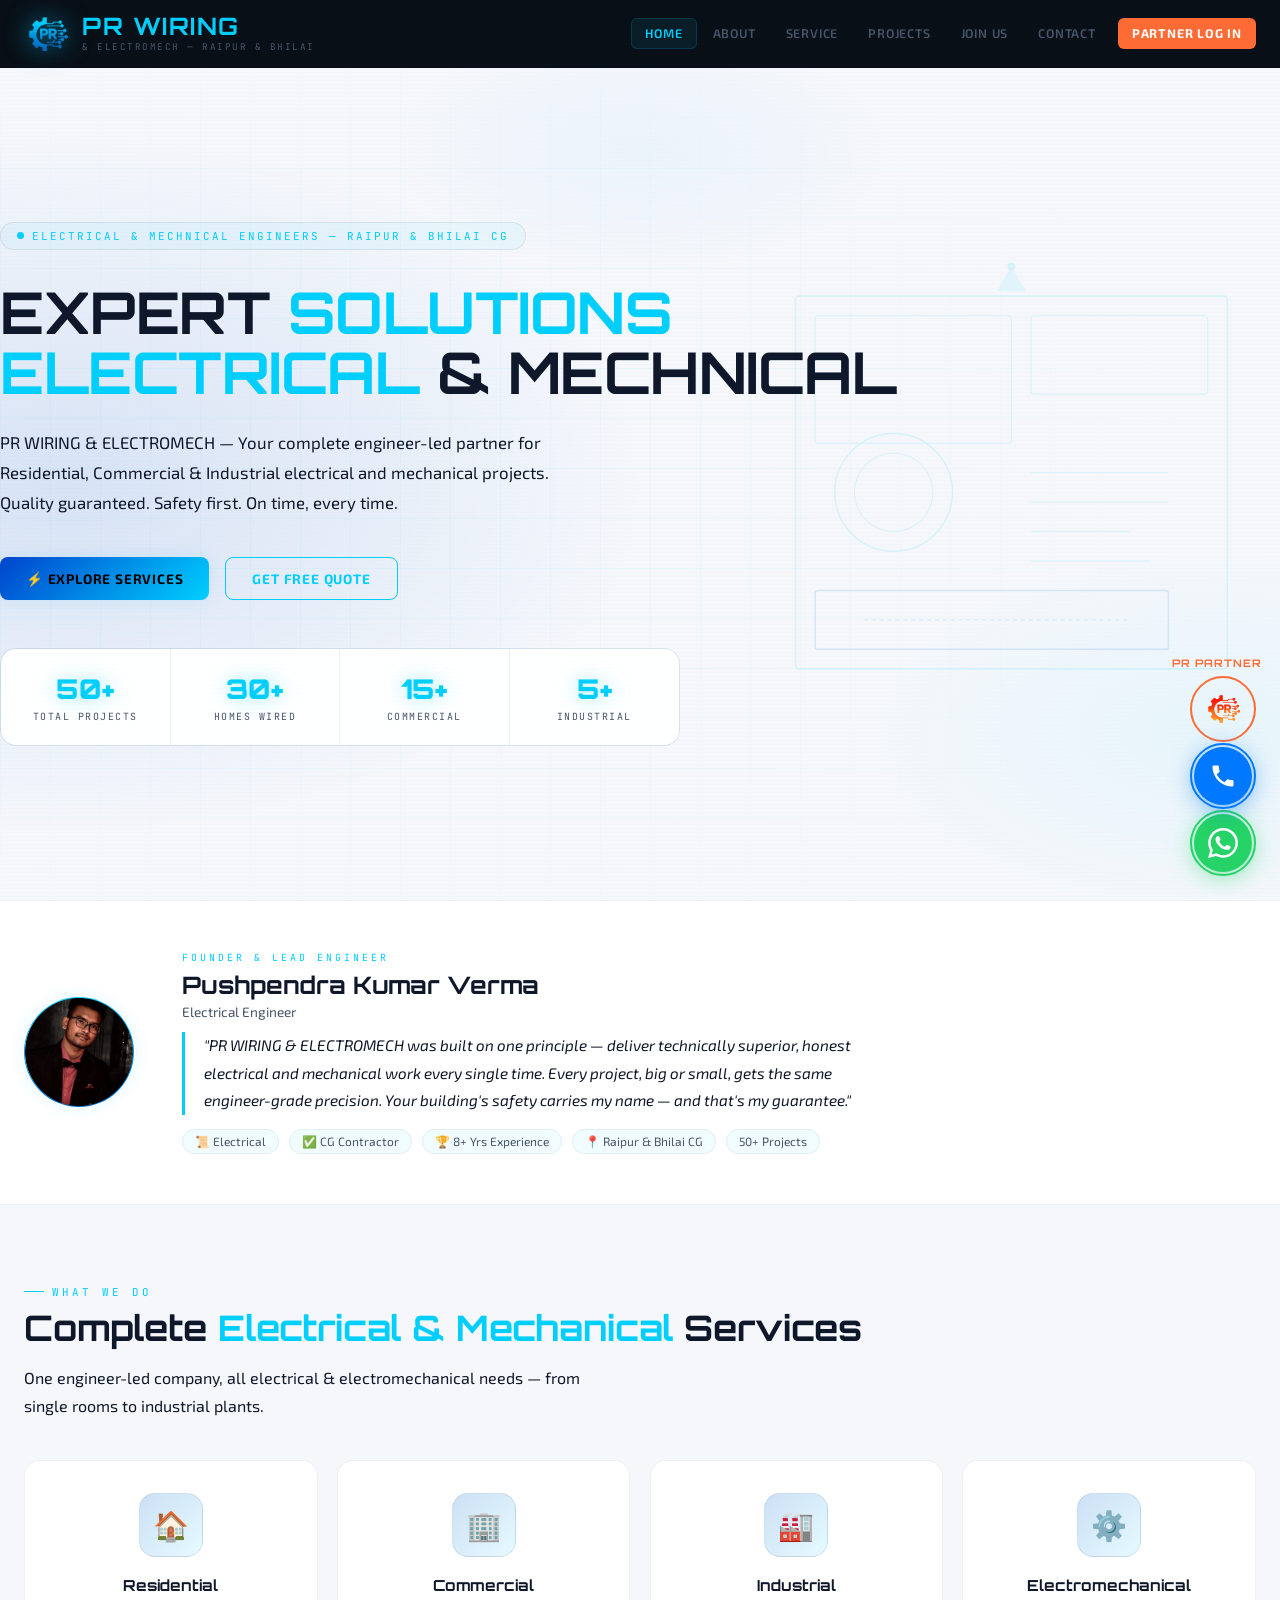
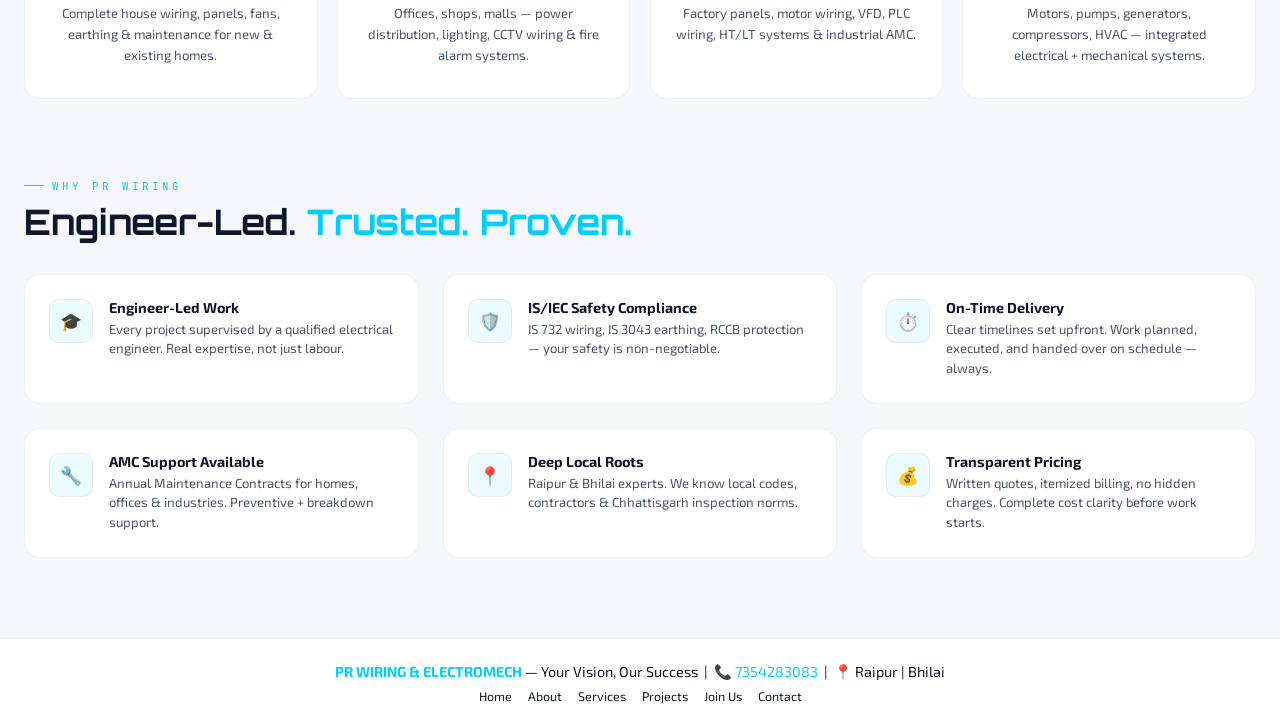
<file: index.html>
<!DOCTYPE html>
<html lang="en">
<head>
<meta charset="UTF-8">
<meta name="viewport" content="width=device-width, initial-scale=1.0">
<title>PR WIRING & ELECTROMECH | Raipur | Bhilai | Electrical & Mechanical Services</title>
<meta name="description" content="PR WIRING & ELECTROMECH - Expert Electrical & Mechanical Services in Raipur, Bhilai, Durg. Residential, Commercial, Industrial. Call 7354283083">
<link href="https://fonts.googleapis.com/css2?family=Orbitron:wght@400;700;900&family=Exo+2:ital,wght@0,300;0,400;0,500;0,600;0,700;0,900;1,400&family=JetBrains+Mono:wght@400;700&display=swap" rel="stylesheet">
<style>
/* ═══════════════════════════════════════════════ DESIGN TOKENS */
:root{
  --E:#00cefc; --D:#0066CC; --B:#000000;
  --bg:#020810; --bg2:#050a11; --bg3:#071424;
  --card:#060f1f; --card2:#081628;
  --brd:rgba(0, 208, 255, 0.082); --brd2:rgba(255, 255, 255, 0.08);
  --txt:#ddeeff; --muted:#ffffff; --dim:#ffffff;
  --glow:0 0 24px rgba(0, 208, 255, 0.158);
  --glow2:0 0 50px rgba(0, 208, 255, 0.103);
  --f1:'Exo 2',sans-serif; --f2:'Orbitron',sans-serif; --f3:'JetBrains Mono',monospace;
  --r:10px; --r2:16px;
  --header:68px;
  color-scheme: dark light;
}
@media (prefers-color-scheme: light) {
  :root{
    --bg:#f5f7fb; --bg2:#ffffff; --bg3:#eef2f7;
    --card:#ffffff; --card2:#f7fbff;
    --brd:rgba(15, 23, 42, 0.08); --brd2:rgba(15, 23, 42, 0.06);
    --txt:#0f172a; --muted:#475569; --dim:#64748b;
    --glow:0 0 18px rgba(0, 173, 255, 0.12);
    --glow2:0 0 40px rgba(0, 173, 255, 0.08);
  }
  body{background:var(--bg);color:var(--txt);}
  body::after{background:repeating-linear-gradient(0deg,transparent,transparent 3px,rgba(0,207,255,0.04) 3px,rgba(0,207,255,0.04) 4px);}
  header{background:rgba(255,255,255,0.9);border-bottom-color:var(--brd);}
  .mob-nav{background:rgba(255,255,255,0.98);border-bottom-color:var(--brd);}
  .mob-nav a{color:var(--txt);border-bottom-color:rgba(15,23,42,0.08);}
  .nav a{color:var(--txt);}
  .nav a:hover,.nav a.on{color:var(--E);background:rgba(0,207,255,0.12);border-color:rgba(0,207,255,0.18);}
  .toast, .card, .hero-live, .stat, .svc-prev, .why-item, .tl-wrap, .team-card, .svc-item, .price-card, .proj-card, .rev-top, .rev-card, .map-wrap, .pos-card, .ben, .ci, .dash-side, .dash-nav a, .tbl-box, .modal-box, .form-box {background:var(--card);border-color:var(--brd2);}
  footer{background:var(--bg2);border-top-color:var(--brd2);}
  .ft-main, .ft-links a, h1.ttl, h2.ttl, .hero-desc, .sub, .founder-q, .founder-nm, .svc-prev h3, .why-item h4, .tl-ttl, .team-nm, .svc-item h4, .pc-range, .proj-ttl, .rev-num, .rev-name, .map-hdr h3, .pos-ttl, .step-ttl, .ben h4, .faq-q, .dash-hdr h2, .tbl-hdr h3, .modal-hdr h3, .ci-val, .ci-val a {color:var(--txt);}
  .tag{color:var(--E);}
  .team-av, .rev-av {color:#000;}
  input, select, textarea{background:rgba(15,23,42,0.04);color:var(--txt);border-color:var(--brd2);}
  .ft-links a:hover{color:var(--E);}
  [style*="color:#fff"],
  [style*="color: #fff"],
  [style*="color:#ffffff"],
  [style*="color: #ffffff"] {
    color: var(--txt) !important;
  }
}
*{margin:0;padding:0;box-sizing:border-box;-webkit-tap-highlight-color:transparent}
html{scroll-behavior:smooth}
body{background:var(--bg);color:var(--txt);font-family:var(--f1);overflow-x:hidden;min-height:100vh}

/* SCANLINE TEXTURE */
body::after{content:'';position:fixed;inset:0;background:repeating-linear-gradient(0deg,transparent,transparent 3px,rgba(0,207,255,0.01) 3px,rgba(0,207,255,0.01) 4px);pointer-events:none;z-index:9998}

/* ═══════════════════ HEADER */
header{position:fixed;top:0;left:0;right:0;height:var(--header);z-index:9000;
  background:rgba(2,8,16,0.97);border-bottom:1px solid var(--brd);
  backdrop-filter:blur(20px);-webkit-backdrop-filter:blur(20px)}
.hdr{display:flex;align-items:center;justify-content:space-between;height:100%;max-width:1280px;margin:0 auto;padding:0 1.5rem}
.brand{display:flex;align-items:center;gap:12px;text-decoration:none;cursor:pointer}
.brand-bolt{width:40px;height:40px;background:linear-gradient(135deg,#0088ff,#00CFFF);
  border-radius:8px;display:flex;align-items:center;justify-content:center;
  font-family:var(--f2);font-weight:900;font-size:18px;color:#000;
  box-shadow:var(--glow);flex-shrink:0;position:relative;overflow:hidden}
.brand-bolt::after{content:'';position:absolute;inset:0;background:linear-gradient(135deg,transparent 40%,rgba(255,255,255,0.2) 50%,transparent 60%);animation:sheen 3s ease infinite}
@keyframes sheen{0%,100%{transform:translateX(-100%)}50%{transform:translateX(100%)}}
.brand-name{font-family:var(--f2);font-size:1.5rem;font-weight:700;color:var(--E);letter-spacing:1.5px;line-height:1}
.brand-sub{font-family:var(--f3);font-size:0.58rem;color:var(--muted);letter-spacing:1.5px;margin-top:3px;display:block}
.nav{display:flex;align-items:center;gap:2px}
.nav a{padding:7px 13px;font-family:var(--f1);font-weight:600;font-size:0.78rem;letter-spacing:0.8px;
  text-transform:uppercase;color:var(--muted);text-decoration:none;border-radius:6px;
  border:1px solid transparent;transition:all 0.22s;cursor:pointer}
.nav a:hover,.nav a.on{color:var(--E);background:rgba(0,207,255,0.07);border-color:rgba(0,207,255,0.15)}
.nav .nav-partner{background:#ff6b35;color:#fff!important;font-weight:700;margin-left:6px;border-color:transparent!important}
.nav .nav-partner:hover{opacity:0.9;transform:translateY(-1px)}
.ham{display:none;flex-direction:column;gap:5px;cursor:pointer;padding:6px;border:1px solid var(--brd);border-radius:6px}
.ham span{width:22px;height:1.5px;background:var(--E);border-radius:2px;transition:0.3s}
.mob-nav{display:none;position:fixed;top:var(--header);left:0;right:0;background:rgba(2,8,16,0.99);
  border-bottom:1px solid var(--brd);flex-direction:column;z-index:8999;padding:0.5rem}
.mob-nav a{display:block;padding:13px 1.5rem;color:var(--muted);font-family:var(--f1);
  font-weight:600;font-size:0.85rem;letter-spacing:0.8px;text-transform:uppercase;
  text-decoration:none;border-bottom:1px solid var(--brd2);cursor:pointer}
.mob-nav a:hover{color:var(--E)}
.mob-nav.open{display:flex}

/* WHATSAPP STICKY */
.wa{position:fixed;bottom:28px;right:28px;z-index:9997;width:58px;height:58px;
  border-radius:50%;background:#25D366;display:flex;align-items:center;justify-content:center;
  text-decoration:none;box-shadow:0 4px 24px rgba(37,211,102,0.55);transition:transform 0.2s}
.wa:hover{transform:scale(1.1)}
.wa svg{width:30px;height:30px;fill:#fff}
.wa-pulse{position:absolute;inset:-4px;border-radius:50%;border:2px solid #25D366;
  animation:wap 2s ease-out infinite}
@keyframes wap{0%{opacity:0.9;transform:scale(1)}100%{opacity:0;transform:scale(1.7)}}

/* CALL STICKY */
 .call-btn {
  position: fixed;
  bottom: 95px; /* Yeh WhatsApp button ke theek upar aayega */
  right: 28px;
  z-index: 9997;
  width: 58px;
  height: 58px;
  border-radius: 50%;
  background: #0078ff; 
  display: flex;
  align-items: center;
  justify-content: center;
  text-decoration: none;
  box-shadow: 0 4px 24px rgba(0, 120, 255, 0.55);
  transition: transform 0.2s;
}

.call-btn:hover {
  transform: scale(1.1);
}

.call-btn svg {
  width: 28px;
  height: 28px;
  fill: #fff;
}

.call-pulse {
  position: absolute;
  inset: -4px;
  border-radius: 50%;
  border: 2px solid #0078ff;
  animation: callp 2s ease-out infinite;
}

@keyframes callp {
  0% { opacity: 0.9; transform: scale(1); }
  100% { opacity: 0; transform: scale(1.7); }
}

/* PR PARTNER APP DOWNLOAD BUTTON */
.app-download-btn {
  position: fixed;
  bottom: 162px; /* Upar call button ke */
  right: 28px;
  z-index: 9997;
  width: 58px;
  height: 58px;
  border-radius: 50%;
  background: transparent;
  display: flex;
  align-items: center;
  justify-content: center;
  text-decoration: none;
  box-shadow: none;
  transition: transform 0.2s;
}

.app-download-btn:hover {
  transform: scale(1.1);
}

.app-download-btn img {
  width: 38px;
  height: 38px;
  object-fit: contain;
}

.app-download-pulse {
  position: absolute;
  inset: -4px;
  border-radius: 50%;
  border: 2px solid #ff6b35;
  animation: appp 2s ease-out infinite;
}

@keyframes appp {
  0% { opacity: 0.9; transform: scale(1); }
  100% { opacity: 0; transform: scale(1.7); }
}

.app-download-label {
  position: fixed;
  bottom: 230px;
  right: 18px;
  z-index: 9997;
  font-family: var(--f2);
  font-size: 0.65rem;
  font-weight: 700;
  color: #ff6b35;
  letter-spacing: 1px;
  text-align: center;
  white-space: nowrap;
  pointer-events: none;
}

/* TOAST */
.toast{position:fixed;top:82px;right:20px;z-index:9996;
  background:var(--card2);border:1px solid var(--E);border-radius:var(--r);
  padding:11px 20px;font-family:var(--f1);font-size:0.88rem;color:var(--E);
  box-shadow:var(--glow);opacity:0;transform:translateX(20px);
  transition:all 0.3s;pointer-events:none;max-width:320px}
.toast.show{opacity:1;transform:translateX(0)}

/* ═══════════════════ PAGE SYSTEM */
.page{display:none;padding-top:var(--header);min-height:100vh}
.page.on{display:block}
.wrap{max-width:1280px;margin:0 auto;padding:0 1.5rem}

/* SECTIONS */
.sec{padding:80px 0}
.sec-sm{padding:50px 0}
.tag{font-family:var(--f3);font-size:0.68rem;letter-spacing:3px;color:var(--E);
  text-transform:uppercase;margin-bottom:10px;display:flex;align-items:center;gap:8px}
.tag::before{content:'';width:20px;height:1px;background:var(--E)}
h1.ttl{font-family:var(--f2);font-size:clamp(1.9rem,4.5vw,3.6rem);font-weight:9000;
  color:#fff;line-height:1.05;letter-spacing:-0.5px}
h2.ttl{font-family:var(--f2);font-size:clamp(1.4rem,3vw,2.2rem);font-weight:700;color:#fff;line-height:1.1}
.accent{color:var(--E)}
.sub{color:var(--muted);font-size:1rem;line-height:1.75;max-width:580px;margin-top:1rem}
.divhr{height:1px;background:linear-gradient(90deg,transparent,var(--E),transparent);
  opacity:0.25;margin:60px 0}

/* GRIDS */
.g2{display:grid;grid-template-columns:1fr 1fr;gap:2rem}
.g3{display:grid;grid-template-columns:repeat(3,1fr);gap:1.5rem}
.g4{display:grid;grid-template-columns:repeat(4,1fr);gap:1.2rem}
.g2a{display:grid;grid-template-columns:1.1fr 0.9fr;gap:3rem;align-items:start}

/* CARD BASE */
.card{background:var(--card);border:1px solid var(--brd2);border-radius:var(--r2);padding:1.5rem;transition:all 0.28s}
.card:hover{border-color:var(--brd);box-shadow:var(--glow2)}
.card-el{border:1px solid var(--brd);box-shadow:var(--glow)}

/* BUTTONS */
.btn{display:inline-flex;align-items:center;gap:8px;padding:12px 26px;border-radius:8px;
  font-family:var(--f1);font-weight:700;font-size:0.85rem;letter-spacing:0.8px;
  text-transform:uppercase;cursor:pointer;border:none;text-decoration:none;transition:all 0.25s}
.btn-p{background:linear-gradient(135deg,#0044cc,#00CFFF);color:#000;box-shadow:var(--glow)}
.btn-p:hover{transform:translateY(-2px);box-shadow:0 8px 32px rgba(0,207,255,0.5)}
.btn-o{background:transparent;color:var(--E);border:1.5px solid var(--E)}
.btn-o:hover{background:rgba(0,207,255,0.08)}
.btn-g{background:rgba(0,207,255,0.06);color:var(--E);border:1px solid var(--brd)}
.btn-g:hover{background:rgba(0,207,255,0.12);border-color:var(--E)}

/* BADGE/PILL */
.badge{display:inline-block;padding:3px 10px;border-radius:20px;font-family:var(--f3);
  font-size:0.65rem;letter-spacing:1.5px;text-transform:uppercase;font-weight:700}
.badge-e{background:rgba(0,207,255,0.12);color:var(--E);border:1px solid rgba(0,207,255,0.25)}
.badge-g{background:rgba(0,210,100,0.12);color:#00d264;border:1px solid rgba(0,210,100,0.25)}
.badge-w{background:rgba(255,180,0,0.12);color:#ffb400;border:1px solid rgba(255,180,0,0.25)}

/* ═══════════════════ HERO */
.hero{min-height:calc(100vh - var(--header));display:flex;align-items:center;
  position:relative;overflow:hidden}
.hero-bg{position:absolute;inset:0;
  background:radial-gradient(ellipse 70% 65% at 5% 50%,rgba(0,80,200,0.12) 0%,transparent 65%),
  radial-gradient(ellipse 50% 40% at 95% 80%,rgba(0,207,255,0.06) 0%,transparent 55%),
  radial-gradient(ellipse 40% 30% at 50% 10%,rgba(0,150,255,0.04) 0%,transparent 50%)}
.hero-grid{position:absolute;inset:0;
  background-image:linear-gradient(rgba(0,207,255,0.04) 1px,transparent 1px),
  linear-gradient(90deg,rgba(0,207,255,0.04) 1px,transparent 1px);
  background-size:50px 50px;mask-image:radial-gradient(ellipse 80% 80% at 30% 50%,#000 30%,transparent 80%)}
.hero-content{position:relative;z-index:2;width:100%;padding:3rem 0}
.hero-live{display:inline-flex;align-items:center;gap:8px;padding:6px 16px;
  border:1px solid var(--brd);border-radius:20px;margin-bottom:2rem;
  font-family:var(--f3);font-size:0.68rem;color:var(--E);letter-spacing:2px;background:rgba(0,207,255,0.05)}
.hero-dot{width:7px;height:7px;border-radius:50%;background:var(--E);animation:pulse 1.6s infinite}
@keyframes pulse{0%,100%{opacity:1;box-shadow:0 0 0 0 rgba(0,207,255,0.6)}50%{opacity:0.7;box-shadow:0 0 0 6px rgba(0,207,255,0)}}
.hero-desc{font-size:1.05rem;color:var(--muted);line-height:1.8;margin:1.5rem 0 2.5rem;max-width:550px}
.hero-btns{display:flex;gap:1rem;flex-wrap:wrap;margin-bottom:3rem}
.stats-bar{display:grid;grid-template-columns:repeat(4,1fr);gap:0;
  background:rgba(0,207,255,0.04);border:1px solid var(--brd);border-radius:var(--r2);
  overflow:hidden;max-width:680px}
.stat{padding:1.4rem;border-right:1px solid var(--brd2);text-align:center}
.stat:last-child{border-right:none}
.stat-n{font-family:var(--f2);font-size:1.7rem;font-weight:900;color:var(--E);
  text-shadow:0 0 20px rgba(0,207,255,0.4);display:block}
.stat-l{font-family:var(--f3);font-size:0.62rem;color:var(--muted);letter-spacing:1.5px;margin-top:4px;display:block}

/* HERO VISUAL */
.hero-visual{position:absolute;right:-2%;top:50%;transform:translateY(-50%);
  width:46%;pointer-events:none;z-index:1}
.hv-svg{width:100%;opacity:0.12}

/* FOUNDER BAND */
.founder-band{background:var(--bg2);border-top:1px solid var(--brd2);border-bottom:1px solid var(--brd2);padding:50px 0}
.founder-inner{display:flex;align-items:center;gap:3rem}
.founder-avi{width:110px;height:110px;border-radius:50%;flex-shrink:0;
  background:conic-gradient(from 180deg,#0066CC,#00CFFF,#0066CC);
  padding:3px;box-shadow:var(--glow)}
.founder-avi-inner{width:100%;height:100%;border-radius:50%;background:var(--bg2);
  display:flex;align-items:center;justify-content:center;font-size:2.6rem}
.founder-lbl{font-family:var(--f3);font-size:0.62rem;color:var(--E);letter-spacing:3px;margin-bottom:6px}
.founder-nm{font-family:var(--f2);font-size:1.5rem;font-weight:700;color:#fff}
.founder-rl{color:var(--muted);font-size:0.85rem;margin:3px 0 12px}
.founder-q{font-size:0.96rem;color:var(--txt);line-height:1.8;
  border-left:3px solid var(--E);padding-left:1.2rem;font-style:italic;max-width:680px}
.creds{display:flex;gap:10px;flex-wrap:wrap;margin-top:14px}
.cred{padding:4px 12px;background:rgba(0,207,255,0.06);border:1px solid var(--brd2);
  border-radius:20px;font-size:0.75rem;color:var(--muted)}

/* SERVICE PREVIEW CARDS */
.svc-prev{text-align:center;padding:2rem 1.5rem;cursor:pointer}
.svc-prev .ico{width:64px;height:64px;border-radius:16px;margin:0 auto 1.2rem;
  display:flex;align-items:center;justify-content:center;font-size:1.8rem;
  background:linear-gradient(135deg,rgba(0,102,204,0.2),rgba(0,207,255,0.1));
  border:1px solid var(--brd)}
.svc-prev h3{font-family:var(--f2);font-size:0.95rem;color:#fff;margin-bottom:8px}
.svc-prev p{font-size:0.82rem;color:var(--muted);line-height:1.6}

/* WHY US */
.why-item{display:flex;gap:1rem;align-items:flex-start}
.why-ico{width:44px;height:44px;border-radius:10px;flex-shrink:0;
  background:rgba(0,207,255,0.08);border:1px solid var(--brd2);
  display:flex;align-items:center;justify-content:center;font-size:1.1rem}
.why-item h4{font-family:var(--f1);font-weight:700;color:#fff;font-size:0.9rem;margin-bottom:4px}
.why-item p{font-size:0.82rem;color:var(--muted);line-height:1.5}

/* ═══════════════════ ABOUT */
.about-hero-sec{background:linear-gradient(180deg,rgba(0,80,200,0.08) 0%,transparent 100%);padding:70px 0 40px}
.tl-wrap{padding-left:2rem;border-left:2px solid linear-gradient(180deg,var(--E),transparent);
  position:relative}
.tl-wrap::before{content:'';position:absolute;left:0;top:0;bottom:0;width:2px;
  background:linear-gradient(180deg,var(--E) 0%,rgba(0,207,255,0.1) 100%)}
.tl-item{position:relative;padding-left:2rem;margin-bottom:2rem}
.tl-item::before{content:'';position:absolute;left:-2rem;top:7px;width:10px;height:10px;
  border-radius:50%;background:var(--E);box-shadow:0 0 12px rgba(0,207,255,0.6);margin-left:-4px}
.tl-yr{font-family:var(--f3);font-size:0.7rem;color:var(--E);margin-bottom:3px;letter-spacing:1px}
.tl-ttl{font-family:var(--f1);font-weight:700;color:#fff;font-size:0.95rem}
.tl-d{font-size:0.83rem;color:var(--muted);margin-top:4px;line-height:1.5}
.team-card{text-align:center;padding:2rem 1.2rem}
.team-av{width:70px;height:70px;border-radius:50%;margin:0 auto 1rem;
  background:linear-gradient(135deg,var(--D),var(--E));
  display:flex;align-items:center;justify-content:center;font-size:1.8rem}
.team-role{font-family:var(--f3);font-size:0.62rem;color:var(--E);letter-spacing:2px;margin-bottom:5px}
.team-nm{font-family:var(--f1);font-weight:700;color:#fff;font-size:0.95rem}
.team-d{font-size:0.8rem;color:var(--muted);margin-top:5px;line-height:1.4}
.val-chip{display:inline-flex;align-items:center;gap:5px;padding:7px 14px;
  border:1px solid var(--brd2);border-radius:20px;font-size:0.82rem;color:var(--txt);
  background:var(--card);margin:3px;transition:0.2s}
.val-chip:hover{border-color:var(--E);color:var(--E)}
.msg-card{background:var(--card);border:1px solid var(--E);border-radius:var(--r2);
  padding:1.8rem;box-shadow:var(--glow2)}

/* ═══════════════════ SERVICE */
.svc-tabs{display:flex;gap:0.5rem;flex-wrap:wrap;margin-bottom:2.5rem}
.st{padding:10px 20px;border-radius:8px;background:var(--card);border:1px solid var(--brd2);
  color:var(--muted);font-family:var(--f1);font-weight:600;letter-spacing:0.8px;
  cursor:pointer;transition:0.2s;font-size:0.82rem;text-transform:uppercase}
.st.on,.st:hover{background:rgba(0,207,255,0.1);border-color:var(--E);color:var(--E)}
.svc-pane{display:none}.svc-pane.on{display:block}
.svc-item-grid{display:grid;grid-template-columns:repeat(2,1fr);gap:1rem;margin-bottom:2rem}
.svc-item{display:flex;gap:14px;align-items:flex-start;background:var(--card);
  border:1px solid var(--brd2);border-radius:var(--r);padding:1.1rem 1.3rem;transition:0.25s}
.svc-item:hover{border-color:var(--brd)}
.svc-item .ico{font-size:1.5rem;width:40px;text-align:center;flex-shrink:0;margin-top:2px}
.svc-item h4{font-family:var(--f1);font-weight:700;color:#fff;font-size:0.9rem}
.svc-item p{font-size:0.78rem;color:var(--muted);margin-top:2px;line-height:1.45}
.price-g{display:grid;grid-template-columns:repeat(4,1fr);gap:1.2rem;margin-top:2.5rem}
.price-card{background:var(--card);border:1px solid var(--brd2);border-radius:var(--r2);
  padding:1.8rem 1.4rem;text-align:center;position:relative;transition:0.3s}
.price-card:hover{border-color:var(--brd);transform:translateY(-3px)}
.price-card.feat{border-color:var(--E);box-shadow:var(--glow2)}
.pc-pop{position:absolute;top:-13px;left:50%;transform:translateX(-50%);
  background:linear-gradient(135deg,#0044aa,#00CFFF);color:#000;
  padding:4px 16px;border-radius:12px;font-family:var(--f3);font-size:0.62rem;
  font-weight:700;letter-spacing:1px;white-space:nowrap}
.pc-plan{font-family:var(--f3);font-size:0.65rem;color:var(--E);letter-spacing:2px;margin-bottom:10px}
.pc-range{font-family:var(--f2);font-size:1.5rem;font-weight:700;color:#fff}
.pc-note{font-size:0.75rem;color:var(--muted);margin:4px 0 1.2rem}
.pc-ft{list-style:none;text-align:left;margin-bottom:1.5rem}
.pc-ft li{font-size:0.79rem;color:var(--muted);padding:4px 0;
  display:flex;align-items:flex-start;gap:6px;line-height:1.4}
.pc-ft li::before{content:'✓';color:var(--E);font-weight:700;flex-shrink:0;margin-top:1px}

/* ═══════════════════ PROJECTS */
.filter-row{display:flex;gap:8px;flex-wrap:wrap;margin-bottom:2rem}
.fb{padding:7px 18px;border-radius:20px;background:var(--card);
  border:1px solid var(--brd2);color:var(--muted);font-family:var(--f1);
  font-weight:600;cursor:pointer;transition:0.2s;font-size:0.82rem;text-transform:uppercase;letter-spacing:0.5px}
.fb.on,.fb:hover{background:rgba(0,207,255,0.1);border-color:var(--E);color:var(--E)}
.proj-g{display:grid;grid-template-columns:repeat(3,1fr);gap:1.5rem}
.proj-card{background:var(--card);border:1px solid var(--brd2);border-radius:var(--r2);
  overflow:hidden;cursor:pointer;transition:all 0.3s}
.proj-card:hover{border-color:var(--E);transform:translateY(-4px);box-shadow:var(--glow2)}
.proj-img{height:175px;background:linear-gradient(135deg,var(--bg3),rgba(0,80,180,0.25));
  display:flex;align-items:center;justify-content:center;font-size:3rem;position:relative;overflow:hidden}
.proj-img::before{content:'';position:absolute;inset:0;background:repeating-linear-gradient(45deg,transparent,transparent 10px,rgba(0,207,255,0.03) 10px,rgba(0,207,255,0.03) 11px)}
.proj-type{position:absolute;top:10px;right:10px}
.proj-done{position:absolute;bottom:10px;left:10px}
.proj-body{padding:1.2rem}
.proj-ttl{font-family:var(--f1);font-weight:700;color:#fff;font-size:0.92rem;margin-bottom:6px}
.proj-meta{display:flex;gap:12px;font-size:0.75rem;color:var(--muted);margin-bottom:8px}
.proj-desc{font-size:0.8rem;color:var(--muted);line-height:1.5}

/* REVIEWS */
.rev-top{display:flex;align-items:center;gap:1.5rem;padding:1.5rem 2rem;
  background:var(--card);border:1px solid var(--brd2);border-radius:var(--r2);margin-bottom:2rem}
.rev-num{font-family:var(--f2);font-size:3.5rem;font-weight:900;color:#fff}
.rev-stars{font-size:1.5rem;margin-bottom:3px}
.rev-count{font-size:0.82rem;color:var(--muted)}
.rev-card{background:var(--card);border:1px solid var(--brd2);border-radius:var(--r2);padding:1.4rem;transition:0.25s}
.rev-card:hover{border-color:var(--brd)}
.rev-stars-sm{color:#FFB800;font-size:0.9rem;margin-bottom:10px}
.rev-txt{font-size:0.84rem;color:var(--txt);line-height:1.65;font-style:italic;margin-bottom:1rem}
.rev-user{display:flex;align-items:center;gap:10px}
.rev-av{width:38px;height:38px;border-radius:50%;background:linear-gradient(135deg,var(--D),var(--E));
  display:flex;align-items:center;justify-content:center;font-weight:700;font-size:0.85rem;color:#000;flex-shrink:0}
.rev-name{font-family:var(--f1);font-weight:700;color:#fff;font-size:0.85rem}
.rev-loc{font-size:0.73rem;color:var(--muted)}

/* GOOGLE MAP */
.map-wrap{background:var(--card);border:1px solid var(--brd);border-radius:var(--r2);overflow:hidden;margin-top:2rem;box-shadow:var(--glow2)}
.map-hdr{display:flex;align-items:center;gap:14px;padding:1.3rem 1.5rem;border-bottom:1px solid var(--brd2)}
.map-hdr-ico{font-size:1.8rem}
.map-hdr h3{font-family:var(--f2);font-weight:700;color:#fff;font-size:1rem}
.map-hdr p{font-size:0.8rem;color:var(--muted);margin-top:2px}
.map-iframe{width:100%;height:380px;border:none;display:block}
.map-foot{display:grid;grid-template-columns:repeat(3,1fr);gap:0;border-top:1px solid var(--brd2)}
.map-ft-item{padding:1rem;text-align:center;border-right:1px solid var(--brd2)}
.map-ft-item:last-child{border-right:none}
.map-ft-item strong{display:block;font-family:var(--f2);font-size:0.85rem;color:var(--E)}
.map-ft-item span{font-size:0.75rem;color:var(--muted);margin-top:2px;display:block}

/* ═══════════════════ JOIN US */
.pos-g{display:grid;grid-template-columns:repeat(2,1fr);gap:1.5rem}
.pos-card{background:var(--card);border:1px solid var(--brd2);border-radius:var(--r2);padding:1.5rem;transition:0.25s}
.pos-card:hover{border-color:var(--E)}
.pos-typ{font-family:var(--f3);font-size:0.62rem;color:var(--E);letter-spacing:2px;margin-bottom:5px}
.pos-ttl{font-family:var(--f2);font-weight:700;color:#fff;font-size:1rem;margin-bottom:10px}
.pos-tags{display:flex;gap:5px;flex-wrap:wrap;margin-bottom:10px}
.pos-tag{padding:3px 10px;background:rgba(0,207,255,0.07);border:1px solid rgba(0,207,255,0.18);
  border-radius:12px;font-size:0.7rem;color:var(--E)}
.pos-d{font-size:0.83rem;color:var(--muted);line-height:1.55}
.steps-row{display:flex;gap:0;overflow-x:auto;margin:2rem 0;padding-bottom:0.5rem}
.step{flex:1;min-width:120px;text-align:center;position:relative;padding:0 0.5rem}
.step:not(:last-child)::after{content:'→';position:absolute;right:-8px;top:20px;
  color:var(--E);font-size:1.1rem}
.step-n{width:44px;height:44px;border-radius:50%;border:2px solid var(--E);
  background:rgba(0,207,255,0.08);display:flex;align-items:center;justify-content:center;
  font-family:var(--f3);color:var(--E);font-weight:700;margin:0 auto 8px;font-size:0.9rem}
.step-ttl{font-family:var(--f1);font-weight:700;color:#fff;font-size:0.83rem}
.step-d{font-size:0.72rem;color:var(--muted);margin-top:3px}
.ben-g{display:grid;grid-template-columns:repeat(3,1fr);gap:1rem;margin-bottom:3rem}
.ben{display:flex;gap:12px;align-items:flex-start;background:var(--card);
  border:1px solid var(--brd2);border-radius:var(--r);padding:1.1rem;transition:0.25s}
.ben:hover{border-color:var(--brd)}
.ben-ico{font-size:1.4rem;flex-shrink:0}
.ben h4{font-family:var(--f1);font-weight:700;color:#fff;font-size:0.85rem}
.ben p{font-size:0.78rem;color:var(--muted);margin-top:3px;line-height:1.45}

/* FORMS */
.fg{margin-bottom:1.2rem}
.fg.half{flex:1;min-width:180px}
.frow{display:flex;gap:1rem;flex-wrap:wrap}
label{display:block;font-family:var(--f3);font-size:0.65rem;color:var(--muted);
  letter-spacing:2px;text-transform:uppercase;margin-bottom:6px}
input,select,textarea{width:100%;background:rgba(0,207,255,0.04);border:1px solid var(--brd2);
  border-radius:8px;padding:11px 14px;color:var(--txt);font-family:var(--f1);
  font-size:0.9rem;outline:none;transition:0.22s;-webkit-appearance:none;appearance:none}
input:focus,select:focus,textarea:focus{border-color:var(--E);background:rgba(0,207,255,0.07);
  box-shadow:0 0 0 3px rgba(0,207,255,0.1)}
select option{background:var(--bg2)}
textarea{resize:vertical;min-height:90px}
.form-box{background:var(--card);border:1px solid var(--brd2);border-radius:var(--r2);padding:2rem}

/* ═══════════════════ CONTACT */
.ci-g{display:grid;grid-template-columns:repeat(4,1fr);gap:1rem;margin-bottom:3rem}
.ci{background:var(--card);border:1px solid var(--brd2);border-radius:var(--r2);
  padding:1.5rem;text-align:center;transition:0.25s}
.ci:hover{border-color:var(--E);transform:translateY(-2px)}
.ci-ico{font-size:2.2rem;margin-bottom:10px}
.ci-lbl{font-family:var(--f3);font-size:0.62rem;color:var(--E);letter-spacing:2px;margin-bottom:5px}
.ci-val{font-family:var(--f2);font-size:0.9rem;color:#fff;font-weight:700}
.ci-sub{font-size:0.75rem;color:var(--muted);margin-top:3px}
.faq-item{border-bottom:1px solid var(--brd2);padding:1.1rem 0;cursor:pointer}
.faq-q{font-family:var(--f1);font-weight:600;color:#fff;display:flex;justify-content:space-between;align-items:center;gap:1rem;font-size:0.9rem}
.faq-tog{font-size:1.2rem;color:var(--E);flex-shrink:0;transition:0.2s}
.faq-a{font-size:0.83rem;color:var(--muted);line-height:1.65;margin-top:10px;display:none}
.faq-item.open .faq-a{display:block}
.faq-item.open .faq-q{color:var(--E)}
.faq-item.open .faq-tog{transform:rotate(45deg)}
.areas{display:flex;flex-wrap:wrap;gap:6px;margin-top:10px}
.area{padding:5px 13px;background:var(--card);border:1px solid var(--brd2);
  border-radius:20px;font-size:0.78rem;color:var(--txt)}

/* ═══════════════════ DASHBOARD */
.dash-wrap{min-height:calc(100vh - var(--header));display:grid;grid-template-columns:240px 1fr}
.dash-side{background:var(--bg2);border-right:1px solid var(--brd2);padding:1.5rem 0;
  display:flex;flex-direction:column}
.dash-logo{padding:0 1.5rem 1.5rem;border-bottom:1px solid var(--brd2)}
.dash-lname{font-family:var(--f2);color:var(--E);font-size:0.85rem;font-weight:700}
.dash-lsub{font-family:var(--f3);font-size:0.6rem;color:var(--muted);margin-top:2px}
.dash-nav{margin-top:1rem;flex:1}
.dash-nav a{display:flex;align-items:center;gap:10px;padding:10px 1.5rem;
  color:var(--muted);text-decoration:none;font-family:var(--f1);font-weight:600;
  font-size:0.82rem;text-transform:uppercase;letter-spacing:0.5px;transition:0.2s;cursor:pointer}
.dash-nav a:hover,.dash-nav a.on{color:var(--E);background:rgba(0,207,255,0.06);
  border-right:2px solid var(--E)}
.dash-main{padding:2rem;overflow-y:auto}
.dash-hdr{margin-bottom:2rem}
.dash-hdr h2{font-family:var(--f2);font-size:1.5rem;font-weight:700;color:#fff}
.dash-hdr p{color:var(--muted);font-size:0.85rem;margin-top:4px}
.kpi-g{display:grid;grid-template-columns:repeat(4,1fr);gap:1rem;margin-bottom:2rem}
.kpi{background:var(--card);border:1px solid var(--brd2);border-radius:var(--r2);padding:1.4rem;transition:0.25s}
.kpi:hover{border-color:var(--brd)}
.kpi-n{font-family:var(--f3);font-size:1.8rem;color:var(--E);font-weight:700;display:block}
.kpi-l{font-size:0.76rem;color:var(--muted);margin-top:5px}
.kpi-ch{font-size:0.72rem;color:#00d264;margin-top:3px}
.tbl-box{background:var(--card);border:1px solid var(--brd2);border-radius:var(--r2);overflow:hidden}
.tbl-hdr{padding:1rem 1.5rem;border-bottom:1px solid var(--brd2);
  display:flex;justify-content:space-between;align-items:center}
.tbl-hdr h3{font-family:var(--f2);font-size:0.9rem;color:#fff;font-weight:700}
table{width:100%;border-collapse:collapse}
th{padding:10px 14px;font-family:var(--f3);font-size:0.62rem;color:var(--E);
  letter-spacing:1.5px;background:rgba(0,207,255,0.04);border-bottom:1px solid var(--brd2);text-align:left}
td{padding:11px 14px;font-size:0.82rem;color:var(--muted);border-bottom:1px solid rgba(0,207,255,0.04)}
tr:last-child td{border-bottom:none}
tr:hover td{background:rgba(0,207,255,0.02);color:var(--txt)}
.sp{padding:3px 10px;border-radius:12px;font-family:var(--f3);font-size:0.62rem;font-weight:700;letter-spacing:0.5px}
.sp-d{background:rgba(0,210,100,0.12);color:#00d264;border:1px solid rgba(0,210,100,0.25)}
.sp-p{background:rgba(0,207,255,0.12);color:var(--E);border:1px solid rgba(0,207,255,0.25)}
.sp-w{background:rgba(255,180,0,0.12);color:#ffb400;border:1px solid rgba(255,180,0,0.25)}
.act-btns{display:flex;gap:5px}
.act-btn{padding:4px 12px;border-radius:5px;font-size:0.72rem;font-family:var(--f1);
  font-weight:700;cursor:pointer;border:none;transition:0.2s;letter-spacing:0.3px}
.act-acc{background:rgba(0,210,100,0.15);color:#00d264;border:1px solid rgba(0,210,100,0.3)}
.act-rej{background:rgba(255,60,60,0.15);color:#ff4444;border:1px solid rgba(255,60,60,0.3)}
.act-st{background:rgba(0,207,255,0.15);color:var(--E);border:1px solid rgba(0,207,255,0.3)}

/* ═══════════════════ FOOTER */
footer{background:var(--bg2);border-top:1px solid var(--brd2);padding:1.5rem 2rem;text-align:center}
.ft-main{font-family:var(--f1);font-size:0.9rem;color:var(--muted)}
.ft-main strong{color:var(--E)}
.ft-links{display:flex;justify-content:center;gap:1rem;margin-top:8px;flex-wrap:wrap}
.ft-links a{font-size:0.78rem;color:var(--dim);text-decoration:none;cursor:pointer}
.ft-links a:hover{color:var(--E)}

/* MODAL */
.modal{display:none;position:fixed;inset:0;background:rgba(0,0,0,0.85);
  z-index:9500;align-items:center;justify-content:center;padding:1rem;backdrop-filter:blur(4px)}
.modal.open{display:flex}
.modal-box{background:var(--card2);border:1px solid var(--brd);border-radius:var(--r2);
  width:100%;max-width:660px;max-height:88vh;overflow-y:auto;box-shadow:var(--glow)}
.modal-hdr{padding:1.3rem 1.5rem;border-bottom:1px solid var(--brd2);
  display:flex;justify-content:space-between;align-items:center;position:sticky;top:0;background:var(--card2)}
.modal-hdr h3{font-family:var(--f2);color:#fff;font-size:1rem;font-weight:700}
.modal-cl{background:transparent;border:1px solid var(--brd2);color:var(--muted);
  width:32px;height:32px;border-radius:6px;cursor:pointer;font-size:1rem;transition:0.2s}
.modal-cl:hover{border-color:var(--E);color:var(--E)}
.modal-body{padding:1.5rem}

/* RESPONSIVE */
@media(max-width:1100px){.g4,.price-g{grid-template-columns:repeat(2,1fr)}.kpi-g{grid-template-columns:repeat(2,1fr)}}
@media(max-width:900px){
  .nav{display:none}.ham{display:flex}
  .proj-g{grid-template-columns:repeat(2,1fr)}.g3{grid-template-columns:1fr 1fr}
  .hero-visual{display:none}
  .ci-g{grid-template-columns:repeat(2,1fr)}
  .g2a,.g2{grid-template-columns:1fr}
  .dash-wrap{grid-template-columns:1fr}.dash-side{display:none}
  .pos-g,.ben-g{grid-template-columns:1fr}
  .founder-inner{flex-direction:column}
  .stats-bar{grid-template-columns:repeat(2,1fr)}
  .stat:nth-child(2){border-right:none}.stat:nth-child(3){border-top:1px solid var(--brd2)}
  .svc-item-grid{grid-template-columns:1fr}
}
@media(max-width:600px){
  .proj-g{grid-template-columns:1fr}.g3{grid-template-columns:1fr}
  .price-g,.g4,.kpi-g{grid-template-columns:1fr}
  .ci-g{grid-template-columns:1fr 1fr}
  h1.ttl{font-size:1.8rem}
  .steps-row{flex-wrap:wrap}.step:not(:last-child)::after{display:none}
  .stats-bar{grid-template-columns:repeat(2,1fr)}
  .map-foot{grid-template-columns:1fr}.map-ft-item{border-right:none;border-bottom:1px solid var(--brd2)}
  .map-ft-item:last-child{border-bottom:none}
}
@media (prefers-color-scheme: light) {
  h1.ttl, h2.ttl, .hero-desc, .sub, .founder-q, .founder-nm, .svc-prev h3, .why-item h4,
  .tl-ttl, .team-nm, .svc-item h4, .pc-range, .proj-ttl, .rev-num, .rev-name, .map-hdr h3,
  .pos-ttl, .step-ttl, .ben h4, .faq-q, .dash-hdr h2, .tbl-hdr h3, .modal-hdr h3,
  .ci-val, .ci-val a, .ft-main, .ft-links a, .note-text, .card h3, .card h4, .card h2,
  [style*="color:#fff"], [style*="color:#ffffff"], [style*="color: #fff"], [style*="color: #ffffff"] {
    color: var(--txt) !important;
  }
  .nav .nav-partner { color: #fff !important; }
}
</style>
</head>
<body>

<!-- PR PARTNER APP DOWNLOAD -->
<a href="https://drive.google.com/file/d/1mgedqsurFxE0Xyyzqfod-yeLpQv9r1Jh/view?usp=drivesdk" class="app-download-btn" target="_blank" aria-label="PR Partner App Download" title="Download PR Partner App">
  <div class="app-download-pulse"></div>
  <img src="logo2.png" alt="PR Partner App Logo">
</a>
<div class="app-download-label">PR PARTNER</div>

<!-- WHATSAPP -->
<a href="https://wa.me/917354283083?text=Hi%20PR%20Wiring%2C%20I%20need%20electrical%20services" class="wa" target="_blank" aria-label="WhatsApp">
  <div class="wa-pulse"></div>
  <svg viewBox="0 0 24 24"><path d="M17.472 14.382c-.297-.149-1.758-.867-2.03-.967-.273-.099-.471-.148-.67.15-.197.297-.767.966-.94 1.164-.173.199-.347.223-.644.075-.297-.15-1.255-.463-2.39-1.475-.883-.788-1.48-1.761-1.653-2.059-.173-.297-.018-.458.13-.606.134-.133.298-.347.446-.52.149-.174.198-.298.298-.497.099-.198.05-.371-.025-.52-.075-.149-.669-1.612-.916-2.207-.242-.579-.487-.5-.669-.51-.173-.008-.371-.01-.57-.01-.198 0-.52.074-.792.372-.272.297-1.04 1.016-1.04 2.479 0 1.462 1.065 2.875 1.213 3.074.149.198 2.096 3.2 5.077 4.487.709.306 1.262.489 1.694.625.712.227 1.36.195 1.871.118.571-.085 1.758-.719 2.006-1.413.248-.694.248-1.289.173-1.413-.074-.124-.272-.198-.57-.347m-5.421 7.403h-.004a9.87 9.87 0 01-5.031-1.378l-.361-.214-3.741.982.998-3.648-.235-.374a9.86 9.86 0 01-1.51-5.26c.001-5.45 4.436-9.884 9.888-9.884 2.64 0 5.122 1.03 6.988 2.898a9.825 9.825 0 012.893 6.994c-.003 5.45-4.437 9.884-9.885 9.884m8.413-18.297A11.815 11.815 0 0012.05 0C5.495 0 .16 5.335.157 11.892c0 2.096.547 4.142 1.588 5.945L.057 24l6.305-1.654a11.882 11.882 0 005.683 1.448h.005c6.554 0 11.89-5.335 11.893-11.893a11.821 11.821 0 00-3.48-8.413z"/></svg>
</a>

<!-- CALL -->
  <a href="tel:+917354283083" class="call-btn">
  <div class="call-pulse"></div>
  <svg viewBox="0 0 24 24">
    <path d="M6.62,10.79C8.06,13.62 10.38,15.94 13.21,17.38L15.41,15.18C15.69,14.9 16.08,14.82 16.43,14.93C17.55,15.3 18.75,15.5 20,15.5A1,1 0 0,1 21,16.5V20A1,1 0 0,1 20,21A17,17 0 0,1 3,4A1,1 0 0,1 4,3H7.5A1,1 0 0,1 8.5,4C8.5,5.25 8.7,6.45 9.07,7.57C9.18,7.92 9.1,8.31 8.82,8.59L6.62,10.79Z" />
  </svg>
</a>
<!-- TOAST -->
<div class="toast" id="toast"></div>

<!-- ═══════════ HEADER ═══════════ -->
<header>
  <div class="hdr">
    <div class="brand" onclick="go('home')">
      <img src="[data-uri]" alt="PR Wiring Logo" style="width:46px;height:46px;object-fit:contain;filter:drop-shadow(0 0 12px rgba(0,207,255,0.6));border-radius:6px;">
      <div>
        <div class="brand-name">PR WIRING</div>
        <span class="brand-sub">& ELECTROMECH — RAIPUR & BHILAI</span>
      </div>
    </div>
    <nav class="nav">
      <a onclick="go('home')" id="n-home" class="on">Home</a>
      <a onclick="go('about')" id="n-about">About</a>
      <a onclick="go('service')" id="n-service">Service</a>
      <a onclick="go('projects')" id="n-projects">Projects</a>
      <a onclick="go('joinus')" id="n-joinus">Join Us</a>
      <a onclick="go('contact')" id="n-contact">Contact</a>
      <a href="https://app.prwiring.in" class="nav-partner" target="_blank" rel="noopener">Partner Log In</a>
    </nav>
    <div class="ham" onclick="toggleMob()" aria-label="Menu">
      <span></span><span></span><span></span>
    </div>
  </div>
</header>
<div class="mob-nav" id="mobNav">
  <a onclick="go('home');toggleMob()">Home</a>
  <a onclick="go('about');toggleMob()">About</a>
  <a onclick="go('service');toggleMob()">Service</a>
  <a onclick="go('projects');toggleMob()">Projects</a>
  <a onclick="go('joinus');toggleMob()">Join Us</a>
  <a onclick="go('contact');toggleMob()">Contact</a>
  <a href="https://app.prwiring.in" target="_blank" rel="noopener" onclick="toggleMob()">Partner Log In</a>
</div>

<!-- ════════════════════════════════════════════ HOME ════════ -->
<div class="page on" id="p-home">
  <!-- HERO -->
  <section class="hero">
    <div class="hero-bg"></div>
    <div class="hero-grid"></div>
    <div class="hero-visual">
      <svg class="hv-svg" viewBox="0 0 600 500" fill="none" xmlns="http://www.w3.org/2000/svg">
        <rect x="80" y="60" width="440" height="380" rx="4" stroke="#00CFFF" stroke-width="1.5"/>
        <rect x="100" y="80" width="200" height="130" rx="3" stroke="#00CFFF" stroke-width="1"/>
        <rect x="320" y="80" width="180" height="80" rx="3" stroke="#00CFFF" stroke-width="1"/>
        <circle cx="180" cy="260" r="60" stroke="#00CFFF" stroke-width="1.5"/>
        <circle cx="180" cy="260" r="40" stroke="#00CFFF" stroke-width="1"/>
        <line x1="320" y1="240" x2="460" y2="240" stroke="#00CFFF" stroke-width="1"/>
        <line x1="320" y1="270" x2="460" y2="270" stroke="#00CFFF" stroke-width="1"/>
        <line x1="320" y1="300" x2="420" y2="300" stroke="#00CFFF" stroke-width="1"/>
        <line x1="320" y1="330" x2="440" y2="330" stroke="#00CFFF" stroke-width="1"/>
        <rect x="100" y="360" width="360" height="60" rx="3" stroke="#0066CC" stroke-width="1.5"/>
        <line x1="150" y1="390" x2="420" y2="390" stroke="#0066CC" stroke-width="1" stroke-dasharray="4,4"/>
        <path d="M300 30 L315 55 L285 55 Z" fill="#00CFFF" opacity="0.6"/>
        <circle cx="300" cy="30" r="4" fill="#00CFFF"/>
      </svg>
    </div>
    <div class="wrap hero-content">
      <div class="hero-live"><div class="hero-dot"></div>ELECTRICAL & MECHNICAL ENGINEERS — RAIPUR & BHILAI CG</div>
      <h1 class="ttl">EXPERT <span class="accent">SOLUTIONS</span><br><span class="accent">ELECTRICAL</span> & MECHNICAL</h1>
      <p class="hero-desc">PR WIRING & ELECTROMECH — Your complete engineer-led partner for Residential, Commercial & Industrial electrical and mechanical projects. Quality guaranteed. Safety first. On time, every time.</p>
      <div class="hero-btns">
        <button class="btn btn-p" onclick="go('service')">⚡ Explore Services</button>
        <button class="btn btn-o" onclick="go('contact')"> Get Free Quote</button>
      </div>
      <div class="stats-bar">
        <div class="stat"><span class="stat-n" data-t="50">0</span><span class="stat-l">TOTAL PROJECTS</span></div>
        <div class="stat"><span class="stat-n" data-t="30">0</span><span class="stat-l">HOMES WIRED</span></div>
        <div class="stat"><span class="stat-n" data-t="15">0</span><span class="stat-l">COMMERCIAL</span></div>
        <div class="stat"><span class="stat-n" data-t="5">0</span><span class="stat-l">INDUSTRIAL</span></div>
      </div>
    </div>
  </section>

  <!-- FOUNDER -->
  <div class="founder-band">
    <div class="wrap">
      <div class="founder-inner">
        <div class="founder-avi"><div class="founder-avi-inner"><img src="founder.png"></div></div>
        <div style="flex:1">
          <div class="founder-lbl">FOUNDER & LEAD ENGINEER</div>
          <div class="founder-nm">Pushpendra Kumar Verma</div>
          <div class="founder-rl">Electrical Engineer</div>
          <div class="founder-q">"PR WIRING & ELECTROMECH was built on one principle — deliver technically superior, honest electrical and mechanical work every single time. Every project, big or small, gets the same engineer-grade precision. Your building's safety carries my name — and that's my guarantee."</div>
          <div class="creds">
            <span class="cred">📜 Electrical</span>
            <span class="cred">✅ CG Contractor</span>
            <span class="cred">🏆 8+ Yrs Experience</span>
            <span class="cred">📍 Raipur & Bhilai CG</span>
            <span class="cred">50+ Projects</span>
          </div>
        </div>
      </div>
    </div>
  </div>

  <!-- SERVICES PREVIEW -->
  <section class="sec">
    <div class="wrap">
      <div class="tag">What We Do</div>
      <h2 class="ttl">Complete <span class="accent">Electrical & Mechanical</span> Services</h2>
      <p class="sub">One engineer-led company, all electrical & electromechanical needs — from single rooms to industrial plants.</p>
      <div class="g4" style="margin-top:2.5rem">
        <div class="card svc-prev" onclick="go('service')">
          <div class="ico">🏠</div>
          <h3>Residential</h3>
          <p>Complete house wiring, panels, fans, earthing & maintenance for new & existing homes.</p>
        </div>
        <div class="card svc-prev" onclick="go('service')">
          <div class="ico">🏢</div>
          <h3>Commercial</h3>
          <p>Offices, shops, malls — power distribution, lighting, CCTV wiring & fire alarm systems.</p>
        </div>
        <div class="card svc-prev" onclick="go('service')">
          <div class="ico">🏭</div>
          <h3>Industrial</h3>
          <p>Factory panels, motor wiring, VFD, PLC wiring, HT/LT systems & industrial AMC.</p>
        </div>
        <div class="card svc-prev" onclick="go('service')">
          <div class="ico">⚙️</div>
          <h3>Electromechanical</h3>
          <p>Motors, pumps, generators, compressors, HVAC — integrated electrical + mechanical systems.</p>
        </div>
      </div>
    </div>
  </section>

  <!-- WHY CHOOSE US -->
  <section class="sec" style="padding-top:0">
    <div class="wrap">
      <div class="tag">Why PR Wiring</div>
      <h2 class="ttl">Engineer-Led. <span class="accent">Trusted. Proven.</span></h2>
      <div class="g3" style="margin-top:2rem">
        <div class="card why-item" style="gap:1rem;padding:1.5rem">
          <div class="why-ico">🎓</div>
          <div><h4>Engineer-Led Work</h4><p>Every project supervised by a qualified electrical engineer. Real expertise, not just labour.</p></div>
        </div>
        <div class="card why-item" style="gap:1rem;padding:1.5rem">
          <div class="why-ico">🛡️</div>
          <div><h4>IS/IEC Safety Compliance</h4><p>IS 732 wiring, IS 3043 earthing, RCCB protection — your safety is non-negotiable.</p></div>
        </div>
        <div class="card why-item" style="gap:1rem;padding:1.5rem">
          <div class="why-ico">⏱️</div>
          <div><h4>On-Time Delivery</h4><p>Clear timelines set upfront. Work planned, executed, and handed over on schedule — always.</p></div>
        </div>
        <div class="card why-item" style="gap:1rem;padding:1.5rem">
          <div class="why-ico">🔧</div>
          <div><h4>AMC Support Available</h4><p>Annual Maintenance Contracts for homes, offices & industries. Preventive + breakdown support.</p></div>
        </div>
        <div class="card why-item" style="gap:1rem;padding:1.5rem">
          <div class="why-ico">📍</div>
          <div><h4>Deep Local Roots</h4><p>Raipur & Bhilai experts. We know local codes, contractors & Chhattisgarh inspection norms.</p></div>
        </div>
        <div class="card why-item" style="gap:1rem;padding:1.5rem">
          <div class="why-ico">💰</div>
          <div><h4>Transparent Pricing</h4><p>Written quotes, itemized billing, no hidden charges. Complete cost clarity before work starts.</p></div>
        </div>
      </div>
    </div>
  </section>

  </section>
</div>

<!-- ════════════════════════════════════════════ ABOUT ════════ -->
<div class="page" id="p-about">
  <div class="about-hero-sec">
    <div class="wrap">
      <div class="tag">Our Story</div>
      <h1 class="ttl">Built on <span class="accent">Engineering Excellence</span><br>& Local Trust</h1>
      <p class="sub">From a 2-person team in Raipur to a full-scale Electromechanical service company — PR WIRING & ELECTROMECH has grown through hard work, technical precision, and trust of 500+ clients across Chhattisgarh.</p>
    </div>
  </div>

  <section class="sec">
    <div class="wrap">
      <div class="g2a">
        <div>
          <div class="tag">Journey</div>
          <h2 class="ttl" style="font-size:1.8rem;margin-bottom:2rem">Company <span class="accent">Timeline</span></h2>
          <div class="tl-wrap">
            <div class="tl-item"><div class="tl-yr">2017</div><div class="tl-ttl">Founded in Bhilai</div><div class="tl-d">Started as residential wiring service with 2 electricians and a vision for quality-first work.</div></div>
            <div class="tl-item"><div class="tl-yr">2018</div><div class="tl-ttl">Commercial Expansion</div><div class="tl-d">Moved into commercial projects — offices, shops, factories across Raipur & Bhilai.</div></div>
            <div class="tl-item"><div class="tl-yr">2019</div><div class="tl-ttl">Industrial Projects Begin</div><div class="tl-d">Secured first industrial contracts at SIDC Urla — HT/LT panels and motor wiring.</div></div>
            <div class="tl-item"><div class="tl-yr">2020</div><div class="tl-ttl">Electromechanical Division</div><div class="tl-d">Launched Electromech wing — motors, pumps, compressors, integrated systems.</div></div>
            <div class="tl-item"><div class="tl-yr">2023</div><div class="tl-ttl">50+ Projects Milestone</div><div class="tl-d">Crossed 50 completed projects. Expanded to 20+ certified technicians and engineers.</div></div>
            <div class="tl-item"><div class="tl-yr">2025–26</div><div class="tl-ttl">Digital & Growth Phase</div><div class="tl-d">Launched digital service platform, online booking, and employee management system.</div></div>
          </div>
        </div>
        <div>
          <div class="tag">Founder's Message</div>
          <div class="msg-card">
            <div style="display:flex;align-items:center;gap:1rem;margin-bottom:1.2rem">
              <div <img src="founder.png"></div>
              <div>
                <div style="font-family:var(--f2);font-weight:700;color:#fff;font-size:1.1rem">PUSHPENDRA KUMAR VERMA</div>
                <div style="font-family:var(--f3);font-size:0.65rem;color:var(--E);letter-spacing:2px;margin-top:3px">FOUNDER & LEAD ENGINEER</div>
              </div>
            </div>
            <p style="font-size:0.9rem;color:var(--txt);line-height:1.8;font-style:italic;border-left:3px solid var(--E);padding-left:1rem">"When I started PR WIRING, there was a clear gap — people needed trustworthy, technically correct electrical work but were getting unqualified contractors. I built this company to change that. Every wire we lay, every panel we install, carries my name. That's our quality guarantee — the engineer himself ensures your safety."</p>
            <div class="creds" style="margin-top:1rem">
              <span class="cred">📜 Electrical Engineer</span>
              <span class="cred">✅ CG Contractor</span>
              <span class="cred">🏆 8+ Years</span>
            </div>
          </div>
          <div style="margin-top:1.5rem">
            <div class="card" style="margin-bottom:1rem">
              <h4 style="color:var(--E);font-family:var(--f1);font-weight:700;margin-bottom:6px">🎯 Vision</h4>
              <p style="font-size:0.85rem;color:var(--muted);line-height:1.65">To be Chhattisgarh's most trusted electrical & electromechanical service company — setting the standard for quality, safety & engineer-led excellence.</p>
            </div>
            <div class="card">
              <h4 style="color:var(--E);font-family:var(--f1);font-weight:700;margin-bottom:6px">🚀 Mission</h4>
              <p style="font-size:0.85rem;color:var(--muted);line-height:1.65">Deliver technically superior, safety-compliant electrical solutions with complete transparency, on-time delivery & lasting client relationships across Raipur, Bhilai and beyond.</p>
            </div>
          </div>
        </div>
      </div>
    </div>
  </section>

  <!-- TEAM -->
  <section class="sec" style="padding-top:0">
    <div class="wrap">
      <div class="tag">Our Team</div>
      <h2 class="ttl">The <span class="accent">People</span> Behind Every Project</h2>
      <div class="g4" style="margin-top:2rem">
        <div class="card team-card"><div class="team-av">🔧</div><div class="team-role">LEAD ENGINEER</div><div class="team-nm">Electrical Engineer</div><div class="team-d">Project design, load calculation, supervision & quality control of every job</div></div>
        <div class="card team-card"><div class="team-av">⚡</div><div class="team-role">FIELD SPECIALIST</div><div class="team-nm">Licensed Electrician</div><div class="team-d">IS-code compliant wiring, panel work, testing & commissioning on site</div></div>
        <div class="card team-card"><div class="team-av">⚙️</div><div class="team-role">MECH TECH</div><div class="team-nm">Mechanical Technician</div><div class="team-d">Motor, pump, compressor servicing & electromechanical integration</div></div>
        <div class="card team-card"><div class="team-av">💼</div><div class="team-role">COMMERCIAL</div><div class="team-nm">Commercial Expert</div><div class="team-d">Quotations, contracts, client relations & project coordination</div></div>
      </div>
    </div>
  </section>

  <!-- VALUES -->
  <section class="sec" style="padding-top:0">
    <div class="wrap">
      <div class="tag">Core Values</div>
      <h2 class="ttl" style="margin-bottom:1.5rem">What We <span class="accent">Stand For</span></h2>
      <div>
        <span class="val-chip">🛡️ Safety First</span><span class="val-chip">✅ Quality Work</span>
        <span class="val-chip">📋 Transparency</span><span class="val-chip">⏰ Punctuality</span>
        <span class="val-chip">🤝 Client Trust</span><span class="val-chip">📈 Growth Mindset</span>
        <span class="val-chip">🎓 Technical Excellence</span><span class="val-chip">🌍 Local Pride</span>
        <span class="val-chip">💡 Innovation</span><span class="val-chip">👷 Team Respect</span>
      </div>
    </div>
  </section>
</div>

<!-- ════════════════════════════════════════════ SERVICE ════════ -->
<div class="page" id="p-service">
  <section class="sec">
    <div class="wrap">
      <div class="tag">Services</div>
      <h1 class="ttl">Complete <span class="accent">Service Portfolio</span></h1>
      <p class="sub" style="margin-bottom:2.5rem">Select a category to explore detailed services, scope of work & pricing packages.</p>

      <div class="svc-tabs">
        <button class="st on" onclick="svcTab('res',this)">🏠 Residential</button>
        <button class="st" onclick="svcTab('com',this)">🏢 Commercial</button>
        <button class="st" onclick="svcTab('ind',this)">🏭 Industrial</button>
        <button class="st" onclick="svcTab('em',this)">⚙️ Electromechanical</button>
      </div>

      <div class="svc-pane on" id="sp-res">
        <div style="margin-bottom:1.5rem"><span class="badge badge-e">RESIDENTIAL</span> &nbsp; <span style="color:var(--muted);font-size:0.85rem">Complete home electrical solutions</span></div>
        <div class="svc-item-grid">
          <div class="svc-item"><div class="ico">🔌</div><div><h4>Complete House Wiring</h4><p>New construction & rewiring with IS 732 compliant installation, copper conductors</p></div></div>
          <div class="svc-item"><div class="ico">📦</div><div><h4>Distribution Panels & MCB</h4><p>Main DB, sub-DB with RCCB/MCB, ELCB protection for full safety</p></div></div>
          <div class="svc-item"><div class="ico">💡</div><div><h4>LED Lighting Installation</h4><p>Interior, exterior, decorative & energy-efficient LED fitting & design</p></div></div>
          <div class="svc-item"><div class="ico">🌀</div><div><h4>Fan & AC Points</h4><p>Ceiling fans, exhaust, dedicated 16A AC circuits with proper breakers</p></div></div>
          <div class="svc-item"><div class="ico">🌍</div><div><h4>Earthing & Grounding</h4><p>Pipe/plate earthing as per IS 3043 — mandatory safety for every home</p></div></div>
          <div class="svc-item"><div class="ico">🔥</div><div><h4>Geyser & Kitchen Wiring</h4><p>Dedicated circuits for geyser, induction, chimney, and all appliances</p></div></div>
          <div class="svc-item"><div class="ico">📡</div><div><h4>Smart Home Provision</h4><p>Automation-ready conduit, CAT6 cabling points for smart devices</p></div></div>
          <div class="svc-item"><div class="ico">🛠️</div><div><h4>Repair & Maintenance</h4><p>Fault finding, partial rewiring, MCB replacement, component repair</p></div></div>
        </div>
      </div>

      <div class="svc-pane" id="sp-com">
        <div style="margin-bottom:1.5rem"><span class="badge badge-e">COMMERCIAL</span> &nbsp; <span style="color:var(--muted);font-size:0.85rem">Professional business electrical systems</span></div>
        <div class="svc-item-grid">
          <div class="svc-item"><div class="ico">🏗️</div><div><h4>Commercial Building Wiring</h4><p>Complete power, lighting & control wiring for offices, malls & shops</p></div></div>
          <div class="svc-item"><div class="ico">⚡</div><div><h4>LT Panel Installation</h4><p>Power distribution boards, bus ducts, metering & MCCB protection</p></div></div>
          <div class="svc-item"><div class="ico">💡</div><div><h4>Commercial Lighting Design</h4><p>Lux-level calculation, energy-efficient LED commercial lighting systems</p></div></div>
          <div class="svc-item"><div class="ico">📹</div><div><h4>CCTV & Security Wiring</h4><p>Power & data cabling for cameras, access control, intercoms</p></div></div>
          <div class="svc-item"><div class="ico">🔥</div><div><h4>Fire Alarm Wiring</h4><p>Detector, alarm panel cabling per NBC fire safety norms</p></div></div>
          <div class="svc-item"><div class="ico">☀️</div><div><h4>Solar & DG Integration</h4><p>Solar panel wiring, DG synchronization, ATS changeover panels</p></div></div>
          <div class="svc-item"><div class="ico">📋</div><div><h4>Commercial AMC</h4><p>Annual maintenance for offices — preventive + priority breakdown</p></div></div>
          <div class="svc-item"><div class="ico">📊</div><div><h4>Load Audit & PFC</h4><p>Power factor correction capacitor bank, energy audit & optimization</p></div></div>
        </div>
      </div>

      <div class="svc-pane" id="sp-ind">
        <div style="margin-bottom:1.5rem"><span class="badge badge-e">INDUSTRIAL</span> &nbsp; <span style="color:var(--muted);font-size:0.85rem">Heavy-duty factory & plant electrification</span></div>
        <div class="svc-item-grid">
          <div class="svc-item"><div class="ico">🏭</div><div><h4>Factory & Plant Wiring</h4><p>Complete electrical for manufacturing plants — power, lighting & control</p></div></div>
          <div class="svc-item"><div class="ico">📦</div><div><h4>HT/LT Panel Erection</h4><p>High/Low tension switchgear, VCB, ACB, MCCB installation & testing</p></div></div>
          <div class="svc-item"><div class="ico">🔄</div><div><h4>Motor Control Centers</h4><p>MCC panels, star-delta starters, VFD drives, DOL & soft starters</p></div></div>
          <div class="svc-item"><div class="ico">💻</div><div><h4>PLC & Automation Wiring</h4><p>Control panel wiring, PLC I/O termination, field instrument cabling</p></div></div>
          <div class="svc-item"><div class="ico">🔧</div><div><h4>Busduct & Cable Trays</h4><p>Busbar trunking, cable tray layout, GI conduit, cable pulling & termination</p></div></div>
          <div class="svc-item"><div class="ico">🌍</div><div><h4>Industrial Earthing System</h4><p>Mesh earthing, equipment grounding, lightning protection as per IS</p></div></div>
          <div class="svc-item"><div class="ico">📋</div><div><h4>Industrial AMC</h4><p>Comprehensive annual maintenance covering all electrical equipment</p></div></div>
          <div class="svc-item"><div class="ico">🔍</div><div><h4>Testing & Commissioning</h4><p>IR testing, load testing, loop checking, commissioning documentation</p></div></div>
        </div>
      </div>

      <div class="svc-pane" id="sp-em">
        <div style="margin-bottom:1.5rem"><span class="badge badge-e">ELECTROMECH</span> &nbsp; <span style="color:var(--muted);font-size:0.85rem">Integrated mechanical + electrical systems</span></div>
        <div class="svc-item-grid">
          <div class="svc-item"><div class="ico">⚙️</div><div><h4>Motor Installation & Repair</h4><p>3-phase & single-phase motors — installation, rewinding & field servicing</p></div></div>
          <div class="svc-item"><div class="ico">💧</div><div><h4>Pump Installation</h4><p>Submersible, centrifugal, booster pumps — installation & commissioning</p></div></div>
          <div class="svc-item"><div class="ico">🌬️</div><div><h4>Compressor & HVAC Wiring</h4><p>Compressor power circuits, HVAC control wiring, chiller connections</p></div></div>
          <div class="svc-item"><div class="ico">🔋</div><div><h4>Generator & UPS Systems</h4><p>DG set erection, synchronization panels, UPS installation & AMC</p></div></div>
          <div class="svc-item"><div class="ico">🏗️</div><div><h4>Conveyor & Material Handling</h4><p>Conveyor motor wiring, limit switches, safety interlock circuits</p></div></div>
          <div class="svc-item"><div class="ico">🔄</div><div><h4>VFD & Soft Starter</h4><p>Variable frequency drive installation, commissioning & programming</p></div></div>
          <div class="svc-item"><div class="ico">🛠️</div><div><h4>Mechanical Maintenance</h4><p>Bearing replacement, coupling alignment, belt, pulley, gearbox work</p></div></div>
          <div class="svc-item"><div class="ico">📊</div><div><h4>Integrated AMC</h4><p>Combined electrical + mechanical annual maintenance contracts</p></div></div>
        </div>
      </div>

      <!-- PRICING -->
      <div class="divhr"></div>
      <div class="tag">Pricing</div>
      <h2 class="ttl">Transparent <span class="accent">Pricing Packages</span></h2>
      <p style="color:var(--muted);font-size:0.83rem;margin-top:8px;margin-bottom:0.5rem">*Approximate ranges. Final quote after free site visit. Varies by scope, material grade & location.</p>
      <div class="price-g">
        <div class="price-card">
          <div class="pc-plan">BASIC</div>
          <div class="pc-range">₹8K – ₹25K</div>
          <div class="pc-note">Small homes / repairs</div>
          <ul class="pc-ft">
            <li>1BHK / 2BHK wiring</li>
            <li>Basic MCB panel</li>
            <li>Light & fan points</li>
            <li>Basic earthing</li>
            <li>1-month warranty</li>
          </ul>
          <button class="btn btn-o" style="width:100%;justify-content:center" onclick="go('contact')">Get Quote</button>
        </div>
        <div class="price-card feat">
          <div class="pc-pop">MOST POPULAR</div>
          <div class="pc-plan">STANDARD</div>
          <div class="pc-range">₹25K – ₹80K</div>
          <div class="pc-note">3BHK homes / offices</div>
          <ul class="pc-ft">
            <li>Complete 3BHK wiring</li>
            <li>RCCB + MCB panel</li>
            <li>All points + AC circuits</li>
            <li>IS 3043 earthing</li>
            <li>LED provision</li>
            <li>1-year warranty</li>
          </ul>
          <button class="btn btn-p" style="width:100%;justify-content:center" onclick="go('contact')">Get Quote</button>
        </div>
        <div class="price-card">
          <div class="pc-plan">COMPLETE</div>
          <div class="pc-range">₹80K – ₹5L+</div>
          <div class="pc-note">Commercial / Industrial</div>
          <ul class="pc-ft">
            <li>Full commercial wiring</li>
            <li>LT/HT panel work</li>
            <li>CCTV, fire alarm</li>
            <li>T&C + drawings</li>
            <li>2-year warranty</li>
            <li>AMC option</li>
          </ul>
          <button class="btn btn-o" style="width:100%;justify-content:center" onclick="go('contact')">Get Quote</button>
        </div>
        <div class="price-card">
          <div class="pc-plan">MECHANICAL</div>
          <div class="pc-range">₹5K – ₹2L+</div>
          <div class="pc-note">Motors, pumps & systems</div>
          <ul class="pc-ft">
            <li>Motor / pump install</li>
            <li>VFD & starter panels</li>
            <li>Generator & UPS</li>
            <li>HVAC wiring</li>
            <li>Integrated AMC</li>
            <li>On-call support</li>
          </ul>
          <button class="btn btn-o" style="width:100%;justify-content:center" onclick="go('contact')">Get Quote</button>
        </div>
      </div>
    </div>
  </section>
</div>

<!-- ════════════════════════════════════════════ PROJECTS ════════ -->
<div class="page" id="p-projects">
  <section class="sec">
    <div class="wrap">
      <div class="tag">Portfolio</div>
      <h1 class="ttl">Project <span class="accent">Portfolio</span></h1>
      <div class="stats-bar" style="margin:2rem 0 2.5rem">
        <div class="stat"><span class="stat-n">50+</span><span class="stat-l">TOTAL PROJECTS</span></div>
        <div class="stat"><span class="stat-n">30+</span><span class="stat-l">RESIDENTIAL</span></div>
        <div class="stat"><span class="stat-n">15+</span><span class="stat-l">COMMERCIAL</span></div>
        <div class="stat"><span class="stat-n">5+</span><span class="stat-l">INDUSTRIAL</span></div>
      </div>
      <div class="filter-row">
        <button class="fb on" onclick="filterP('all',this)">All</button>
        <button class="fb" onclick="filterP('r',this)">🏠 Residential</button>
        <button class="fb" onclick="filterP('c',this)">🏢 Commercial</button>
        <button class="fb" onclick="filterP('i',this)">🏭 Industrial</button>
      </div>
      <div class="proj-g" id="projGrid">
        <div class="proj-card" data-c="r" onclick="openProj(1)">
          <div class="proj-img">🏠<div class="proj-type"><span class="badge badge-w">RESIDENTIAL</span></div><div class="proj-done"><span class="badge badge-g">✓ COMPLETED</span></div></div>
          <div class="proj-body"><div class="proj-ttl">3BHK Complete Wiring — Tatibandh</div><div class="proj-meta"><span>📍 Raipur</span><span>⏱ 12 Days</span></div><div class="proj-desc">Full rewiring with RCCB panel, 22 points, AC circuits, IS-compliant earthing. New construction.</div></div>
        </div>
        <div class="proj-card" data-c="c" onclick="openProj(2)">
          <div class="proj-img">🏢<div class="proj-type"><span class="badge badge-e">COMMERCIAL</span></div><div class="proj-done"><span class="badge badge-g">✓ COMPLETED</span></div></div>
          <div class="proj-body"><div class="proj-ttl">IT Office Wiring — 3 Floors</div><div class="proj-meta"><span>📍 Civil Lines, Raipur</span><span>⏱ 25 Days</span></div><div class="proj-desc">200+ data+power points, LT panel, CCTV wiring, UPS integration for 3-floor IT office.</div></div>
        </div>
        <div class="proj-card" data-c="i" onclick="openProj(3)">
          <div class="proj-img">🏭<div class="proj-type"><span class="badge badge-e">INDUSTRIAL</span></div><div class="proj-done"><span class="badge badge-g">✓ COMPLETED</span></div></div>
          <div class="proj-body"><div class="proj-ttl">Rice Mill — MCC Panel</div><div class="proj-meta"><span>📍 Durg</span><span>⏱ 30 Days</span></div><div class="proj-desc">Complete MCC for 8 motors (15–100HP), busduct, cable tray, commissioning & testing.</div></div>
        </div>
        <div class="proj-card" data-c="r" onclick="openProj(4)">
          <div class="proj-img">🏘️<div class="proj-type"><span class="badge badge-w">RESIDENTIAL</span></div><div class="proj-done"><span class="badge badge-g">✓ COMPLETED</span></div></div>
          <div class="proj-body"><div class="proj-ttl">Villa Complex — 12 Units</div><div class="proj-meta"><span>📍 Bhilai</span><span>⏱ 45 Days</span></div><div class="proj-desc">12-villa gated community — unit DB panels, common lighting, solar provision, earthing.</div></div>
        </div>
        <div class="proj-card" data-c="c" onclick="openProj(5)">
          <div class="proj-img">🏪<div class="proj-type"><span class="badge badge-e">COMMERCIAL</span></div><div class="proj-done"><span class="badge badge-g">✓ COMPLETED</span></div></div>
          <div class="proj-body"><div class="proj-ttl">Shopping Complex — G+2</div><div class="proj-meta"><span>📍 Raipur</span><span>⏱ 60 Days</span></div><div class="proj-desc">LT panel, shop wiring, common lighting, fire alarm & CCTV wiring for G+2 shopping complex.</div></div>
        </div>
        <div class="proj-card" data-c="i" onclick="openProj(6)">
          <div class="proj-img">⚙️<div class="proj-type"><span class="badge badge-e">INDUSTRIAL</span></div><div class="proj-done"><span class="badge badge-g">✓ COMPLETED</span></div></div>
          <div class="proj-body"><div class="proj-ttl">Steel Plant — Pump House</div><div class="proj-meta"><span>📍 SIDC Urla, Raipur</span><span>⏱ 40 Days</span></div><div class="proj-desc">6-pump electrification — 3-phase panels, earthing mesh, cable trays, testing & commissioning.</div></div>
        </div>
      </div>

      <!-- REVIEWS -->
      <div class="divhr"></div>
      <div class="tag">Client Reviews</div>
      <h2 class="ttl">What Clients <span class="accent">Say About Us</span></h2>
      <div class="rev-top" style="margin-top:1.5rem">
        <div class="rev-num">4.5 / 5.0</div>
        <div>
          <div class="rev-stars">⭐⭐⭐⭐⭐</div>
          <div style="font-family:var(--f1);font-weight:700;color:#fff;font-size:1rem">Google Rating</div>
          <div class="rev-count">50+ Google Reviews &nbsp;•&nbsp; Raipur & Bhilai, Chhattisgarh</div>
        </div>
        <div style="margin-left:auto">
          <a href="https://share.google/8ACSXnJZMyTuP9Qrc" target="_blank" rel="noopener noreferrer" class="btn btn-g" style="font-size:0.78rem">View on Google →</a>
        </div>
      </div>
      <div class="g3">
        <div class="rev-card"><div class="rev-stars-sm">★★★★★</div><div class="rev-txt">"Pramod ji ki team ne humara 3BHK ka poora wiring 10 din mein khatam ki. Clean work, no shortcuts, perfect earthing. Highly recommend!"</div><div class="rev-user"><div class="rev-av">R</div><div><div class="rev-name">Ramesh Sharma</div><div class="rev-loc">Tatibandh, Raipur • 2 months ago</div></div></div></div>
        <div class="rev-card"><div class="rev-stars-sm">★★★★★</div><div class="rev-txt">"Mere factory ka MCC panel ka kaam bahut professional tarike se hua. On time, within budget, proper documentation diya. Best in Raipur!"</div><div class="rev-user"><div class="rev-av">S</div><div><div class="rev-name">Suresh Agrawal</div><div class="rev-loc">Urla, Raipur • 1 month ago</div></div></div></div>
        <div class="rev-card"><div class="rev-stars-sm">★★★★★</div><div class="rev-txt">"Office ke 3 floors ka wiring PR WIRING ne kiya. Very systematic — proper load calculation, cable sizing, beautiful panel. Worth every rupee!"</div><div class="rev-user"><div class="rev-av">A</div><div><div class="rev-name">Ankita Verma</div><div class="rev-loc">Civil Lines, Raipur • 3 weeks ago</div></div></div></div>
        <div class="rev-card"><div class="rev-stars-sm">★★★★★</div><div class="rev-txt">"AMC ke liye PR Wiring ko liya — unke technicians time par aate hain, sab kuch properly check karte hain. Very professional company."</div><div class="rev-user"><div class="rev-av">V</div><div><div class="rev-name">Vijay Thakur</div><div class="rev-loc">Bhilai • 2 weeks ago</div></div></div></div>
        <div class="rev-card"><div class="rev-stars-sm">★★★★★</div><div class="rev-txt">"Pump installation ka kaam bahut hi accha hua. Motor wiring, panel, earthing sab ek jagah se karwa liya. Tension-free experience!"</div><div class="rev-user"><div class="rev-av">M</div><div><div class="rev-name">Mohan Chandel</div><div class="rev-loc">Durg • 1 month ago</div></div></div></div>
        <div class="rev-card"><div class="rev-stars-sm">★★★★★</div><div class="rev-txt">"Villa complex ka electrical kaam inse karaya — engineer khud site par the. Quality of work is top-notch. Neighbors bhi bahut khush hain!"</div><div class="rev-user"><div class="rev-av">P</div><div><div class="rev-name">Priya Soni</div><div class="rev-loc">Bhilai • 5 weeks ago</div></div></div></div>
      </div>

      <!-- GOOGLE MAP LOCATION -->
      <div class="map-wrap">
        <div class="map-hdr">
          <div class="map-hdr-ico">📍</div>
          <div>
            <h3>PR WIRING & ELECTROMECH — Raipur, Chhattisgarh</h3>
            <p>⭐ 4.5 Rating on Google &nbsp;•&nbsp; Open Mon–Sat 8 AM – 8 PM &nbsp;•&nbsp; Emergency: 24/7</p>
          </div>
          <a href="https://share.google/8ACSXnJZMyTuP9Qrc" target="_blank" rel="noopener noreferrer" class="btn btn-g" style="margin-left:auto;font-size:0.75rem;white-space:nowrap">Open in Maps ↗</a>
        </div>
        <iframe class="map-iframe"
          src="https://maps.google.com/maps?q=Raipur+Chhattisgarh+India&output=embed&z=14&hl=en"
          allowfullscreen loading="lazy" referrerpolicy="no-referrer-when-downgrade" title="PR Wiring Location"></iframe>
        <div class="map-foot">
          <div class="map-ft-item"><strong>⭐ 4.5 / 5.0</strong><span>50+ Google Reviews</span></div>
          <div class="map-ft-item"><strong>📞 +91-7354283083</strong><span>Call or WhatsApp</span></div>
          <div class="map-ft-item"><strong>📍 Raipur, CG</strong><span>20km service radius</span></div>
        </div>
      </div>
    </div>
  </section>
</div>

<!-- ════════════════════════════════════════════ JOIN US ════════ -->
<div class="page" id="p-joinus">
  <section class="sec">
    <div class="wrap">
      <div class="tag">Careers</div>
      <h1 class="ttl">Join <span class="accent">PR WIRING</span> Family</h1>
      <p class="sub" style="margin-bottom:3rem">We're hiring skilled electricians, fitters & technicians who take pride in quality work. Join a growing company with steady income and a respectful work culture.</p>

      <div class="tag">Benefits</div>
      <h2 class="ttl" style="font-size:1.7rem;margin-bottom:1.5rem">Why Work <span class="accent">With Us</span></h2>
      <div class="ben-g">
        <div class="ben"><div class="ben-ico">💰</div><div><h4>Steady Work & Timely Pay</h4><p>Consistent project flow, salary paid on time — no delays, always.</p></div></div>
        <div class="ben"><div class="ben-ico">🛡️</div><div><h4>Safety Equipment Provided</h4><p>PPE — gloves, helmet, safety shoes, harness — provided for every job.</p></div></div>
        <div class="ben"><div class="ben-ico">📈</div><div><h4>Skill Growth</h4><p>Training, new tech exposure — VFD, automation, solar. Grow your career.</p></div></div>
        <div class="ben"><div class="ben-ico">🤝</div><div><h4>Supportive Team Culture</h4><p>Respectful environment, engineer mentorship, clear communication.</p></div></div>
        <div class="ben"><div class="ben-ico">🏠</div><div><h4>Local Jobs — Near Home</h4><p>Projects in Raipur/Bhilai area — work close to home, less travel.</p></div></div>
        <div class="ben"><div class="ben-ico">🎯</div><div><h4>Performance Incentives</h4><p>Bonus for quality work, on-time completion & client appreciation.</p></div></div>
      </div>

      <!-- OPEN POSITIONS -->
      <div class="divhr"></div>
      <div class="tag">Openings</div>
      <h2 class="ttl" style="font-size:1.7rem;margin-bottom:1.5rem">Current <span class="accent">Positions</span></h2>
      <div class="pos-g">
        <div class="pos-card"><div class="pos-typ">FULL TIME</div><div class="pos-ttl">Industrial Electrician</div><div class="pos-tags"><span class="pos-tag">Factory</span><span class="pos-tag">Panel Work</span><span class="pos-tag">3-Phase</span></div><div class="pos-d">Experience in industrial wiring, MCC panels, motor connections. ITI/Wireman preferred. 2+ years. SIDC area projects.</div></div>
        <div class="pos-card"><div class="pos-typ">FULL TIME</div><div class="pos-ttl">Residential Electrician</div><div class="pos-tags"><span class="pos-tag">House Wiring</span><span class="pos-tag">MCB Panel</span><span class="pos-tag">Earthing</span></div><div class="pos-d">Complete house wiring, panel fitting, earthing. IS 732 basics required. 1+ year. Good knowledge of Raipur/Bhilai.</div></div>
        <div class="pos-card"><div class="pos-typ">FULL TIME</div><div class="pos-ttl">Commercial Electrician</div><div class="pos-tags"><span class="pos-tag">Offices</span><span class="pos-tag">CCTV Wiring</span><span class="pos-tag">LT Panel</span></div><div class="pos-d">Office/shop wiring, LT panels, lighting, data cabling. Fire alarm experience a plus. 2+ years experience.</div></div>
        <div class="pos-card"><div class="pos-typ">FULL TIME</div><div class="pos-ttl">Mechanical Fitter / Helper</div><div class="pos-tags"><span class="pos-tag">Motors</span><span class="pos-tag">Pumps</span><span class="pos-tag">Mechanical</span></div><div class="pos-d">Motor/pump installation, mechanical fitting, maintenance. Freshers with ITI welcome. On-job training provided.</div></div>
      </div>

      <!-- 5-STEP PROCESS -->
      <div class="divhr"></div>
      <div class="tag">Process</div>
      <h2 class="ttl" style="font-size:1.7rem;margin-bottom:2rem">5-Step <span class="accent">Hiring Journey</span></h2>
      <div class="steps-row">
        <div class="step"><div class="step-n">1</div><div class="step-ttl">Apply</div><div class="step-d">Fill form below</div></div>
        <div class="step"><div class="step-n">2</div><div class="step-ttl">Review</div><div class="step-d">We check details</div></div>
        <div class="step"><div class="step-n">3</div><div class="step-ttl">Interview</div><div class="step-d">Phone/in-person</div></div>
        <div class="step"><div class="step-n">4</div><div class="step-ttl">Trial Day</div><div class="step-d">1-day skill check</div></div>
        <div class="step"><div class="step-n">5</div><div class="step-ttl">Welcome!</div><div class="step-d">Join the team</div></div>
      </div>

      <!-- APPLICATION FORM -->
      <div class="divhr"></div>
      <div class="tag">Apply</div>
      <h2 class="ttl" style="font-size:1.7rem;margin-bottom:1.5rem">Submit <span class="accent">Your Application</span></h2>
      <form action="https://formspree.io/f/xykvzgzj" method="POST" target="_blank">
      <div class="form-box" style="max-width:680px">
        <input type="hidden" name="_subject" value="New Join Us Application from Website">
        <div class="frow">
          <div class="fg half"><label>Full Name *</label><input type="text" id="join-name" name="name" placeholder="Aapka poora naam" required></div>
          <div class="fg half"><label>Mobile Number *</label><input type="tel" id="join-mobile" name="mobile" placeholder="10-digit number" maxlength="10" inputmode="numeric" pattern="[0-9]{10}" oninput="this.value=this.value.replace(/[^0-9]/g,'')" required></div>
        </div>
        <div class="frow">
          <div class="fg half"><label>Primary Skill *</label>
            <select id="join-skill" name="skill" required><option value="">-- Select Skill --</option><option>Residential Electrician</option><option>Industrial Electrician</option><option>Commercial Electrician</option><option>Mechanical Fitter</option><option>Helper</option></select></div>
          <div class="fg half"><label>Experience</label>
            <select id="join-exp" name="experience"><option>Fresher</option><option>1–2 Years</option><option>3–5 Years</option><option>5+ Years</option></select></div>
        </div>
        <div class="frow">
          <div class="fg half"><label>Qualification</label>
            <select id="join-qual" name="qualification" onchange="toggleQualOther()"><option value="">-- Select Qualification --</option><option>ITI</option><option>DIPLOMA</option><option>B.TECH</option><option>M.TECH</option><option value="other">OTHER</option></select></div>
          <div class="fg half" id="qual-other-box" style="display:none"><label>Specify Your Qualification</label><input type="text" id="join-qual-other" name="qualificationOther" placeholder="Enter your qualification"></div>
        </div>
        <div class="frow">
          <div class="fg half"><label>Your Location</label><input type="text" id="join-loc" name="location" placeholder="City / Area" required></div>
          <div class="fg half"><label>Availability</label>
            <select name="availability"><option>Immediately</option><option>Within 1 Week</option><option>Within 1 Month</option></select></div>
        </div>
        <div class="fg half"><label>Email Address *</label><input type="email" id="join-email" name="_replyto" placeholder="Email address" required></div>
        <div class="fg"><label>Additional Info</label><textarea id="join-info" name="message" placeholder="Certificates held, past work experience, anything relevant..."></textarea></div>
        <div style="display:flex;gap:1rem;flex-wrap:wrap;margin-top:0.5rem">
          <button type="submit" id="join-submit-btn" class="btn btn-p">📤 Submit Application</button>
          <a href="#" onclick="sendJoinWhatsApp();return false;" class="btn btn-o">💬 WhatsApp Now</a>
        </div>
      </div>
    </form>
  </div>
</div>
  </section>
</div>

<!-- ════════════════════════════════════════════ CONTACT ════════ -->
<div class="page" id="p-contact">
  <section class="sec">
    <div class="wrap">
      <div class="tag">Get In Touch</div>
      <h1 class="ttl">Contact <span class="accent">PR WIRING</span></h1>
      <div class="ci-g" style="margin-top:2rem">
        <div class="ci"><div class="ci-ico">📞</div><div class="ci-lbl">Call Us</div><div class="ci-val"><a href="tel:+917354283083" style="color:#fff;text-decoration:none"></a></div><div class="ci-sub">Mon–Sat, 8 AM – 8 PM</div></div>
        <div class="ci"><div class="ci-ico">💬</div><div class="ci-lbl">WhatsApp</div><div class="ci-val"><a href="https://wa.me/917354283083" target="_blank" style="color:#fff;text-decoration:none"></a></div><div class="ci-sub">Quick response guaranteed</div></div>
        <div class="ci"><div class="ci-ico">📍</div><div class="ci-lbl">Location</div><div class="ci-val">Raipur & Bhilai CG</div><div class="ci-sub">Serving 50km radius</div></div>
        <div class="ci"><div class="ci-ico">⏰</div><div class="ci-lbl">Working Hours</div><div class="ci-val">Mon – Sat</div><div class="ci-sub">8 AM–8 PM | Emergency 24/7</div></div>
      </div>

      <div class="g2a">
        <div>
          <div class="tag">Send Message</div>
          <h2 class="ttl" style="font-size:1.7rem;margin-bottom:1.5rem">Request a <span class="accent">Free Quote</span></h2>
          <div class="form-box">
  <form id="quoteForm" action="https://formspree.io/f/xpqbqoyo" method="POST">
    
    <div class="frow">
      <div class="fg half">
        <label>Full Name *</label>
        <input id="q-name" type="text" name="name" placeholder="Your name" required>
      </div>
      <div class="fg half">
        <label>Mobile *</label>
        <input id="q-phone" type="tel" name="phone" placeholder="Mobile number" maxlength="10" inputmode="numeric" pattern="[0-9]{10}" oninput="this.value=this.value.replace(/[^0-9]/g,'')" required>
      </div>
    </div>

    <div class="frow">
      <div class="fg half">
        <label>Work Type</label>
        <select id="q-work-type" name="work_type">
          <option>Residential Wiring</option>
          <option>Commercial Electrical</option>
          <option selected>Industrial Work</option>
          <option>Electromechanical</option>
          <option>AMC</option>
          <option>Emergency Repair</option>
        </select>
      </div>
      <div class="fg half">
        <label>Project Size</label>
        <select id="q-project-size" name="project_size">
          <option selected>Small (1 Room / Repair)</option>
          <option>Medium (1–3 BHK)</option>
          <option>Large (Bungalow / Office)</option>
          <option>Industrial / Factory</option>
        </select>
      </div>
    </div>

    <div class="frow">
      <div class="fg half">
        <label>Site Address *</label>
        <input id="q-address" type="text" name="address" placeholder="Location / Colony / Area" required>
      </div>
      <div class="fg half">
        <label>Preferred Time</label>
        <select id="q-preferred-time" name="preferred_time">
          <option>Morning (8–12)</option>
          <option selected>Afternoon (12–4)</option>
          <option>Evening (4–8)</option>
          <option>Anytime</option>
        </select>
      </div>
    </div>

    <div class="fg">
      <label>Details / Message *</label>
      <textarea id="q-message" name="message" placeholder="Describe your requirement in detail..." required></textarea>
    </div>

    <div style="display:flex;gap:1rem;flex-wrap:wrap;margin-top:0.5rem">
      <button type="submit" class="btn btn-p">📤 Send Message</button>
      <a href="#" onclick="sendWhatsAppQuote();return false;" class="btn btn-o">💬 WhatsApp Now</a>
    </div>
  </form>
          </div>
        </div>
        <div>
          <div class="tag">FAQ</div>
          <h2 class="ttl" style="font-size:1.7rem;margin-bottom:1.5rem">Common <span class="accent">Questions</span></h2>
          <div>
            <div class="faq-item" onclick="toggleFaq(this)"><div class="faq-q">Do you provide free site inspection?<span class="faq-tog">+</span></div><div class="faq-a">Yes — free site visit for estimation within Raipur & Bhilai. For other areas, a nominal visit charge applies, adjusted in the final bill.</div></div>
            <div class="faq-item" onclick="toggleFaq(this)"><div class="faq-q">How long does house wiring take?<span class="faq-tog">+</span></div><div class="faq-a">Standard 2–3 BHK wiring takes 7–12 working days depending on size & scope. Clear timeline given before work starts.</div></div>
            <div class="faq-item" onclick="toggleFaq(this)"><div class="faq-q">Do you use ISI certified materials?<span class="faq-tog">+</span></div><div class="faq-a">Absolutely — ISI marked wires, MCBs, switches. Brands: Havells, Polycab, Legrand, Anchor — as per your budget.</div></div>
            <div class="faq-item" onclick="toggleFaq(this)"><div class="faq-q">Do you offer Annual Maintenance Contract?<span class="faq-tog">+</span></div><div class="faq-a">Yes — AMC for homes, offices & industries. Includes periodic inspection, preventive maintenance & priority breakdown support. Contact us for pricing.</div></div>
            <div class="faq-item" onclick="toggleFaq(this)"><div class="faq-q">Do you work outside Raipur?<span class="faq-tog">+</span></div><div class="faq-a">Yes — Raipur, Bhilai, Durg, Rajnandgaon, Bilaspur & nearby areas. Travel allowance may apply for remote locations.</div></div>
            <div class="faq-item" onclick="toggleFaq(this)"><div class="faq-q">Is proper earthing really necessary?<span class="faq-tog">+</span></div><div class="faq-a">Yes! IS 3043 earthing is mandatory and is your primary protection against electric shock. We never skip earthing — it's non-negotiable for us.</div></div>
            <div class="faq-item" onclick="toggleFaq(this)"><div class="faq-q">Do you handle emergency breakdowns?<span class="faq-tog">+</span></div><div class="faq-a">Yes — 24/7 emergency support available. Call or WhatsApp 7354283083 for urgent electrical breakdowns, tripping, short circuits.</div></div>
          </div>
          <div style="margin-top:2rem">
            <div class="tag">Service Areas</div>
            <h3 style="font-family:var(--f1);font-weight:700;color:#fff;font-size:1rem;margin-bottom:10px">We Serve Across <span class="accent">Chhattisgarh</span></h3>
            <div class="areas">
              <span class="area">📍 Raipur</span><span class="area">📍 Bhilai</span><span class="area">📍 Durg</span>
              <span class="area">📍 SIDC Urla</span><span class="area">📍 Rajnandgaon</span><span class="area">📍 Bilaspur</span>
              <span class="area">📍 Tatibandh</span><span class="area">📍 Civil Lines</span><span class="area">📍 Supela</span>
              <span class="area">📍 Sector 6</span><span class="area">📍 Telibandha</span><span class="area">📍 Shankar Nagar</span>
              <span class="area">📍 Devendra Nagar</span><span class="area">📍 Pandri</span><span class="area">📍 Avanti Vihar</span>
            </div>
          </div>
        </div>
      </div>
    </div>
  </section>
</div>

<!-- ════════════════════════════════════════════ CUSTOMER DASH ════════ -->
<div class="page" id="p-cdash">
  <div class="dash-wrap">
    <div class="dash-side">
      <div class="dash-logo"><div class="dash-lname">⚡ PR WIRING</div><div class="dash-lsub">CUSTOMER PORTAL</div></div>
      <div class="dash-nav">
        <a class="on">📊 Dashboard</a>
        <a>📋 My Services</a>
        <a onclick="logOut()" style="margin-top:auto;color:#ff4444;cursor:pointer">🚪 Logout</a>
      </div>
    </div>
    <div class="dash-main">
      <div class="dash-hdr">
        <h2 id="cust-welcome">Welcome back...</h2>
        <p><span id="cust-since">Member</span> &nbsp;•&nbsp; <span id="cust-loc">Location</span> &nbsp;•&nbsp; Last service: <span id="cust-last">---</span></p>
      </div>
      
      <div class="kpi-g">
        <div class="kpi"><span class="kpi-n" id="kpi-total">0</span><div class="kpi-l">Total Services</div></div>
        <div class="kpi"><span class="kpi-n" id="kpi-progress">0</span><div class="kpi-l">In Progress</div></div>
        <div class="kpi"><span class="kpi-n" id="kpi-done">0</span><div class="kpi-l">Completed</div></div>
        <div class="kpi"><span class="kpi-n" id="kpi-bill">₹0</span><div class="kpi-l">Pending Bill</div></div>
      </div>

      <div class="tbl-box">
        <div class="tbl-hdr"><h3>Service History</h3></div>
        <table>
          <thead><tr><th>Service</th><th>Date</th><th>Amount</th><th>Status</th></tr></thead>
          <tbody id="service-history-body">
            <tr><td colspan="4" style="text-align:center">Loading history...</td></tr>
          </tbody>
        </table>
      </div>
    </div>
  </div>
</div>

<!-- ════════════════════════════════════════════ EMPLOYEE DASH ════════ -->
<div class="page" id="p-edash">
  <div class="dash-wrap">
    <div class="dash-side">
      <div class="dash-logo"><div class="dash-lname">⚡ PR WIRING</div><div class="dash-lsub">EMPLOYEE PORTAL</div></div>
      <div class="dash-nav">
        <a class="on">📊 Dashboard</a>
        <a>⚡ Active Jobs</a>
        <a>✅ Completed Jobs</a>
        <a>💰 Earnings</a>
        <a>📍 Nearby Jobs</a>
        <a>📆 Schedule</a>
        <a onclick="logOut()" style="margin-top:auto;color:#ff4444">🚪 Logout</a>
      </div>
    </div>
    <div class="dash-main">
      <div class="dash-hdr"><h2>Welcome, Manoj Kumar ⚡</h2><p>Electrician &nbsp;•&nbsp; ID: PR-E-021 &nbsp;•&nbsp; Raipur &nbsp;•&nbsp; Joined March 2022</p></div>
      <div class="kpi-g">
        <div class="kpi"><span class="kpi-n">3</span><div class="kpi-l">Active Jobs</div><div class="kpi-ch">2 nearby (3km)</div></div>
        <div class="kpi"><span class="kpi-n">142</span><div class="kpi-l">Jobs Completed</div><div class="kpi-ch">↑ 18 this month</div></div>
        <div class="kpi"><span class="kpi-n">₹28K</span><div class="kpi-l">This Month</div><div class="kpi-ch">↑ ₹3K vs last month</div></div>
        <div class="kpi"><span class="kpi-n">4.8★</span><div class="kpi-l">My Rating</div><div class="kpi-ch">from 38 reviews</div></div>
      </div>
      <div class="tbl-box">
        <div class="tbl-hdr"><h3>Assigned Jobs</h3><span class="badge badge-e">3 Active</span></div>
        <table>
          <thead><tr><th>Job</th><th>Client</th><th>Location</th><th>Distance</th><th>Status</th><th>Action</th></tr></thead>
          <tbody>
            <tr>
              <td>Fan Installation (4 fans)</td><td>Sharma Ji</td><td>Tatibandh, Raipur</td><td>3.2 km</td>
              <td><span class="sp sp-w">Pending</span></td>
              <td><div class="act-btns"><button class="act-btn act-acc" onclick="toast('✅ Job accepted!')">Accept</button><button class="act-btn act-rej">Decline</button></div></td>
            </tr>
            <tr>
              <td>MCB Panel Repair</td><td>Verma Office</td><td>Civil Lines, Raipur</td><td>5.8 km</td>
              <td><span class="sp sp-p">Accepted</span></td>
              <td><div class="act-btns"><button class="act-btn act-st" onclick="toast('🔧 Job started!')">Start</button></div></td>
            </tr>
            <tr>
              <td>AC Wiring (2 units)</td><td>Gupta Residence</td><td>Devendra Nagar</td><td>7.1 km</td>
              <td><span class="sp sp-w">Pending</span></td>
              <td><div class="act-btns"><button class="act-btn act-acc" onclick="toast('✅ Job accepted!')">Accept</button><button class="act-btn act-rej">Decline</button></div></td>
            </tr>
          </tbody>
        </table>
      </div>
    </div>
  </div>
</div>

<footer>
  <div class="ft-main"><strong>PR WIRING & ELECTROMECH</strong> — Your Vision, Our Success &nbsp;|&nbsp; 📞 <a href="tel:7354283083" style="color:var(--E);text-decoration:none">7354283083</a> &nbsp;|&nbsp; 📍 Raipur | Bhilai</div>
  <div class="ft-links">
    <a onclick="go('home')">Home</a><a onclick="go('about')">About</a><a onclick="go('service')">Services</a>
    <a onclick="go('projects')">Projects</a><a onclick="go('joinus')">Join Us</a><a onclick="go('contact')">Contact</a>
  </div>
</footer>

<!-- PROJECT DETAIL MODAL -->
<div class="modal" id="projModal">
  <div class="modal-box">
    <div class="modal-hdr"><h3 id="mTitle">Project Detail</h3><button class="modal-cl" onclick="closeModal()">✕</button></div>
    <div class="modal-body" id="mBody"></div>
  </div>
</div>

<script>
/* ═══ PAGE NAV ═══ */
const pages=['home','about','service','projects','joinus','contact','login','cdash','edash'];
function go(p){
  pages.forEach(x=>{
    const el=document.getElementById('p-'+x);
    if(el)el.classList.toggle('on',x===p);
  });
  document.querySelectorAll('.nav a').forEach(a=>a.classList.remove('on'));
  const n=document.getElementById('n-'+p);
  if(n)n.classList.add('on');
  window.scrollTo({top:0,behavior:'instant'});
}
function toggleMob(){document.getElementById('mobNav').classList.toggle('open')}
document.addEventListener('click',e=>{
  const m=document.getElementById('mobNav');
  if(!m.contains(e.target)&&!e.target.closest('.ham'))m.classList.remove('open');
});

/* ═══ COUNTER ═══ */
function runCounters(){
  document.querySelectorAll('[data-t]').forEach(el=>{
    const t=+el.getAttribute('data-t'),step=t/55;
    let c=0,raf;
    function tick(){c=Math.min(c+step,t);el.textContent=Math.floor(c)+'+';if(c<t)raf=requestAnimationFrame(tick);}
    tick();
  });
}
setTimeout(runCounters,600);

/* ═══ SERVICE TABS ═══ */
function svcTab(id,btn){
  document.querySelectorAll('.svc-pane').forEach(p=>p.classList.remove('on'));
  document.querySelectorAll('.st').forEach(b=>b.classList.remove('on'));
  document.getElementById('sp-'+id).classList.add('on');
  btn.classList.add('on');
}

/* ═══ PROJECT FILTER ═══ */
function filterP(cat,btn){
  document.querySelectorAll('.fb').forEach(b=>b.classList.remove('on'));
  btn.classList.add('on');
  document.querySelectorAll('.proj-card').forEach(c=>{
    c.style.display=(cat==='all'||c.dataset.c===cat)?'block':'none';
  });
}

/* ═══ LOGIN ═══ */
function lTab(type,el){
  document.querySelectorAll('.ltab').forEach(t=>t.classList.remove('on'));
  document.querySelectorAll('.lform').forEach(f=>f.classList.remove('on'));
  el.classList.add('on');
  document.getElementById('lf-'+type).classList.add('on');
}
function doLogin(type){
  toast('✅ Signing in... welcome back!');
  setTimeout(()=>go(type==='customer'?'cdash':'edash'),1000);
}
function logOut(){go('login');toast('👋 Logged out successfully.');}

// Toggle Qualification OTHER text box
function toggleQualOther(){
  const qual = document.getElementById('join-qual').value;
  const otherBox = document.getElementById('qual-other-box');
  if(qual === 'other'){
    otherBox.style.display = 'block';
  } else {
    otherBox.style.display = 'none';
    document.getElementById('join-qual-other').value = '';
  }
}

function sendJoinWhatsApp(){
  const name=document.getElementById('join-name').value.trim();
  const mobile=document.getElementById('join-mobile').value.trim();
  const skill=document.getElementById('join-skill').value.trim();
  const location=document.getElementById('join-loc').value.trim();
  
  // Validate all required fields
  if(!name){
    alert('⚠️ कृपया पूरा नाम भरें | Please fill Full Name');
    document.getElementById('join-name').focus();
    return;
  }
  
  if(!mobile){
    alert('⚠️ कृपया मोबाइल नंबर भरें | Please fill Mobile Number');
    document.getElementById('join-mobile').focus();
    return;
  }
  
  if(mobile.length !== 10 || !/^[0-9]{10}$/.test(mobile)){
    alert('❌ Mobile number बिलकुल 10 digits होना चाहिए | Mobile must be exactly 10 digits');
    document.getElementById('join-mobile').focus();
    return;
  }
  
  if(!skill || skill === '-- Select Skill --'){
    alert('⚠️ कृपया एक स्किल चुनें | Please select a Skill');
    document.getElementById('join-skill').focus();
    return;
  }
  
  if(!location){
    alert('⚠️ कृपया अपना शहर/इलाका भरें | Please fill Location');
    document.getElementById('join-loc').focus();
    return;
  }
  
  const experience=document.getElementById('join-exp').value.trim()||'-';
  const qual=document.getElementById('join-qual').value.trim()||'-';
  let qualification = qual;
  if(qual === 'other'){
    const qualOther = document.getElementById('join-qual-other').value.trim();
    if(!qualOther){
      alert('⚠️ कृपया अपनी qualification specify करें | Please specify your qualification');
      document.getElementById('join-qual-other').focus();
      return;
    }
    qualification = 'OTHER: ' + qualOther;
  }
  const info=document.getElementById('join-info').value.trim()||'-';
  
  const text=`Hi PR Wiring, I want to apply for a job.%0A%0A📋 *NEW JOB APPLICATION*%0AName: ${encodeURIComponent(name)}%0AMobile: ${encodeURIComponent(mobile)}%0ASkill: ${encodeURIComponent(skill)}%0AExperience: ${encodeURIComponent(experience)}%0AQualification: ${encodeURIComponent(qualification)}%0ALocation: ${encodeURIComponent(location)}%0AAdditional Info: ${encodeURIComponent(info)}`;
  const url=`https://wa.me/917354283083?text=${text}`;
  window.open(url,'_blank');
}

// Quote Form Validation
const quoteFormEl = document.getElementById('quoteForm');
if(quoteFormEl) {
  quoteFormEl.addEventListener('submit', (e) => {
    const name = document.getElementById('q-name').value.trim();
    const phone = document.getElementById('q-phone').value.trim();
    const address = document.getElementById('q-address').value.trim();
    const message = document.getElementById('q-message').value.trim();
    
    // Validate all required fields
    if(!name){
      e.preventDefault();
      alert('⚠️ कृपया पूरा नाम भरें | Please fill Full Name');
      document.getElementById('q-name').focus();
      return false;
    }
    
    if(!phone){
      e.preventDefault();
      alert('⚠️ कृपया मोबाइल नंबर भरें | Please fill Mobile Number');
      document.getElementById('q-phone').focus();
      return false;
    }
    
    if(phone.length !== 10 || !/^[0-9]{10}$/.test(phone)){
      e.preventDefault();
      alert('❌ Mobile number बिल्कुल 10 digits होना चाहिए | Mobile must be exactly 10 digits');
      document.getElementById('q-phone').focus();
      return false;
    }
    
    if(!address){
      e.preventDefault();
      alert('⚠️ कृपया साइट एड्रेस भरें | Please fill Site Address');
      document.getElementById('q-address').focus();
      return false;
    }
    
    if(!message){
      e.preventDefault();
      alert('⚠️ कृपया विवरण/संदेश भरें | Please fill Details/Message');
      document.getElementById('q-message').focus();
      return false;
    }
  });
}

function sendWhatsAppQuote(){
  const form=document.getElementById('quoteForm');
  if(!form)return;
  
  const name=document.getElementById('q-name').value.trim();
  const phone=document.getElementById('q-phone').value.trim();
  const address=document.getElementById('q-address').value.trim();
  const message=document.getElementById('q-message').value.trim();
  
  // Validate all required fields
  if(!name){
    alert('⚠️ कृपया पूरा नाम भरें | Please fill Full Name');
    document.getElementById('q-name').focus();
    return;
  }
  
  if(!phone){
    alert('⚠️ कृपया मोबाइल नंबर भरें | Please fill Mobile Number');
    document.getElementById('q-phone').focus();
    return;
  }
  
  if(phone.length !== 10 || !/^[0-9]{10}$/.test(phone)){
    alert('❌ Mobile number बिलकुल 10 digits होना चाहिए | Mobile must be exactly 10 digits');
    document.getElementById('q-phone').focus();
    return;
  }
  
  if(!address){
    alert('⚠️ कृपया साइट एड्रेस भरें | Please fill Site Address');
    document.getElementById('q-address').focus();
    return;
  }
  
  if(!message){
    alert('⚠️ कृपया विवरण/संदेश भरें | Please fill Details/Message');
    document.getElementById('q-message').focus();
    return;
  }
  
  const workType=document.getElementById('q-work-type').value.trim()||'-';
  const projectSize=document.getElementById('q-project-size').value.trim()||'-';
  const preferredTime=document.getElementById('q-preferred-time').value.trim()||'-';
  const text=`Hi PR Wiring, I need a quote for electrical work.%0AName: ${encodeURIComponent(name)}%0AMobile: ${encodeURIComponent(phone)}%0AWork Type: ${encodeURIComponent(workType)}%0AProject Size: ${encodeURIComponent(projectSize)}%0ASite Address: ${encodeURIComponent(address)}%0APreferred Time: ${encodeURIComponent(preferredTime)}%0ADetails: ${encodeURIComponent(message)}`;
  const url=`https://wa.me/917354283083?text=${text}`;
  window.open(url,'_blank');
}

/* ═══ FAQ ═══ */
function toggleFaq(el){
  const open=el.classList.contains('open');
  document.querySelectorAll('.faq-item').forEach(i=>i.classList.remove('open'));
  if(!open)el.classList.add('open');
}

/* ═══ TOAST ═══ */
function toast(msg){
  const t=document.getElementById('toast');
  t.textContent=msg;t.classList.add('show');
  setTimeout(()=>t.classList.remove('show'),3200);
}
window.toast=toast;

/* ═══ PROJECT MODAL ═══ */
const projData={
  1:{t:'3BHK Complete Wiring — Tatibandh, Raipur',
    b:`<div style="display:flex;gap:8px;flex-wrap:wrap;margin-bottom:1.2rem"><span class="badge badge-w">RESIDENTIAL</span><span class="badge badge-g">COMPLETED</span><span class="badge badge-e">RAIPUR</span></div>
    <div style="display:grid;grid-template-columns:repeat(3,1fr);gap:0.8rem;margin-bottom:1.5rem">
      <div style="background:var(--bg3);border:1px solid var(--brd2);border-radius:8px;padding:0.8rem;text-align:center"><div style="font-family:var(--f3);font-size:0.65rem;color:var(--E);margin-bottom:3px">DURATION</div><div style="color:#fff;font-weight:700">10 Days</div></div>
      <div style="background:var(--bg3);border:1px solid var(--brd2);border-radius:8px;padding:0.8rem;text-align:center"><div style="font-family:var(--f3);font-size:0.65rem;color:var(--E);margin-bottom:3px">VALUE</div><div style="color:#fff;font-weight:700">₹42,000</div></div>
      <div style="background:var(--bg3);border:1px solid var(--brd2);border-radius:8px;padding:0.8rem;text-align:center"><div style="font-family:var(--f3);font-size:0.65rem;color:var(--E);margin-bottom:3px">POINTS</div><div style="color:#fff;font-weight:700">22 Points</div></div>
    </div>
    <div style="margin-bottom:1rem"><strong style="color:var(--E)">🔍 Problem:</strong><p style="color:var(--muted);font-size:0.85rem;margin-top:4px;line-height:1.6">Old house with 30-year-old wiring — frequent tripping, no earthing, overloaded circuits, risk of fire. Client wanted complete rewiring for a new 3BHK.</p></div>
    <div style="margin-bottom:1rem"><strong style="color:var(--E)">✅ Solution:</strong><p style="color:var(--muted);font-size:0.85rem;margin-top:4px;line-height:1.6">Complete rewiring with 4mm Polycab copper wire, RCCB panel (32A main + 6 ways), 22 points total, 2 dedicated 16A AC circuits, pipe earthing as per IS 3043.</p></div>
    <div style="background:var(--bg3);border-left:3px solid var(--E);padding:1rem;border-radius:0 8px 8px 0;font-style:italic;font-size:0.85rem;color:var(--txt)">"Excellent work by PR Wiring team. Very clean installation, proper earthing done. My family is now safe!" — Ramesh Sharma, Tatibandh</div>`},
  2:{t:'IT Office Wiring — 3 Floors, Civil Lines Raipur',
    b:`<div style="display:flex;gap:8px;flex-wrap:wrap;margin-bottom:1.2rem"><span class="badge badge-e">COMMERCIAL</span><span class="badge badge-g">COMPLETED</span><span class="badge badge-e">RAIPUR</span></div>
    <div style="display:grid;grid-template-columns:repeat(3,1fr);gap:0.8rem;margin-bottom:1.5rem">
      <div style="background:var(--bg3);border:1px solid var(--brd2);border-radius:8px;padding:0.8rem;text-align:center"><div style="font-family:var(--f3);font-size:0.65rem;color:var(--E);margin-bottom:3px">DURATION</div><div style="color:#fff;font-weight:700">25 Days</div></div>
      <div style="background:var(--bg3);border:1px solid var(--brd2);border-radius:8px;padding:0.8rem;text-align:center"><div style="font-family:var(--f3);font-size:0.65rem;color:var(--E);margin-bottom:3px">VALUE</div><div style="color:#fff;font-weight:700">₹1.8 Lakhs</div></div>
      <div style="background:var(--bg3);border:1px solid var(--brd2);border-radius:8px;padding:0.8rem;text-align:center"><div style="font-family:var(--f3);font-size:0.65rem;color:var(--E);margin-bottom:3px">POINTS</div><div style="color:#fff;font-weight:700">200+</div></div>
    </div>
    <div style="margin-bottom:1rem"><strong style="color:var(--E)">📋 Scope:</strong><p style="color:var(--muted);font-size:0.85rem;margin-top:4px;line-height:1.6">3-floor IT office — 200+ data+power points, LT distribution panel, UPS integration for 150 workstations, CCTV wiring for 24 cameras, LED commercial lighting design.</p></div>
    <div style="margin-bottom:1rem"><strong style="color:var(--E)">✅ Execution:</strong><p style="color:var(--muted);font-size:0.85rem;margin-top:4px;line-height:1.6">Load calculation, floor-wise DB panels, dedicated UPS circuits, structured cabling, complete CCTV wiring. Work completed ahead of schedule.</p></div>
    <div style="background:var(--bg3);border-left:3px solid var(--E);padding:1rem;border-radius:0 8px 8px 0;font-style:italic;font-size:0.85rem;color:var(--txt)">"Professional team, very systematic approach. The wiring quality is outstanding — worth every rupee!" — Verma Enterprises, Raipur</div>`},
  3:{t:'Rice Mill Factory — MCC Panel & Motor Wiring, Durg',
    b:`<div style="display:flex;gap:8px;flex-wrap:wrap;margin-bottom:1.2rem"><span class="badge badge-e">INDUSTRIAL</span><span class="badge badge-g">COMPLETED</span><span class="badge badge-e">DURG</span></div>
    <div style="display:grid;grid-template-columns:repeat(3,1fr);gap:0.8rem;margin-bottom:1.5rem">
      <div style="background:var(--bg3);border:1px solid var(--brd2);border-radius:8px;padding:0.8rem;text-align:center"><div style="font-family:var(--f3);font-size:0.65rem;color:var(--E);margin-bottom:3px">DURATION</div><div style="color:#fff;font-weight:700">30 Days</div></div>
      <div style="background:var(--bg3);border:1px solid var(--brd2);border-radius:8px;padding:0.8rem;text-align:center"><div style="font-family:var(--f3);font-size:0.65rem;color:var(--E);margin-bottom:3px">VALUE</div><div style="color:#fff;font-weight:700">₹3.5 Lakhs</div></div>
      <div style="background:var(--bg3);border:1px solid var(--brd2);border-radius:8px;padding:0.8rem;text-align:center"><div style="font-family:var(--f3);font-size:0.65rem;color:var(--E);margin-bottom:3px">MOTORS</div><div style="color:#fff;font-weight:700">8 Motors</div></div>
    </div>
    <div style="margin-bottom:1rem"><strong style="color:var(--E)">🏭 Project:</strong><p style="color:var(--muted);font-size:0.85rem;margin-top:4px;line-height:1.6">Rice mill factory at Durg — MCC panel for 8 motors (15HP to 100HP), star-delta starters, busduct, cable trays, earthing mesh.</p></div>
    <div style="margin-bottom:1rem"><strong style="color:var(--E)">✅ Execution:</strong><p style="color:var(--muted);font-size:0.85rem;margin-top:4px;line-height:1.6">Properly sized cables, star-delta starters for motors above 15HP, dedicated earthing mesh, full T&C, load test documentation provided.</p></div>
    <div style="background:var(--bg3);border-left:3px solid var(--E);padding:1rem;border-radius:0 8px 8px 0;font-style:italic;font-size:0.85rem;color:var(--txt)">"PR Wiring did excellent industrial work. No shortcuts, proper earthing, all documentation given. Highly professional." — Factory Owner, Durg</div>`},
  4:{t:'Villa Complex — 12 Units, Bhilai',b:`<div style="display:flex;gap:8px;flex-wrap:wrap;margin-bottom:1.2rem"><span class="badge badge-w">RESIDENTIAL</span><span class="badge badge-g">COMPLETED</span><span class="badge badge-e">BHILAI</span></div><p style="color:var(--muted);line-height:1.7;font-size:0.88rem">12-villa gated community — individual DB panels for each unit, common area lighting, street lights, solar provision wiring, central earthing system. 45 days completion.</p>`},
  5:{t:'Shopping Complex G+2 — Raipur',b:`<div style="display:flex;gap:8px;flex-wrap:wrap;margin-bottom:1.2rem"><span class="badge badge-e">COMMERCIAL</span><span class="badge badge-g">COMPLETED</span><span class="badge badge-e">RAIPUR</span></div><p style="color:var(--muted);line-height:1.7;font-size:0.88rem">G+2 shopping complex — LT panel, individual shop DB boards, common area LED lighting, fire alarm wiring, CCTV for 16 cameras, DG integration with ATS panel. 60 days.</p>`},
  6:{t:'Steel Plant — Pump House Electrification, SIDC Urla',b:`<div style="display:flex;gap:8px;flex-wrap:wrap;margin-bottom:1.2rem"><span class="badge badge-e">INDUSTRIAL</span><span class="badge badge-g">COMPLETED</span><span class="badge badge-e">SIDC URLA</span></div><p style="color:var(--muted);line-height:1.7;font-size:0.88rem">6-pump house electrification — 3-phase distribution panels, cable tray layout, GI conduit, earthing mesh, motor connections, all testing & commissioning. 40 days completion.</p>`},
};
function openProj(id){
  const d=projData[id];
  if(!d)return;
  document.getElementById('mTitle').textContent=d.t;
  document.getElementById('mBody').innerHTML=d.b;
  document.getElementById('projModal').classList.add('open');
}
function closeModal(){document.getElementById('projModal').classList.remove('open')}
document.getElementById('projModal').addEventListener('click',e=>{if(e.target===document.getElementById('projModal'))closeModal();});
</script>
</body>
<script type="module">
  // index (1).html mein line 718 ke aas-paas
import { initializeApp } from "https://www.gstatic.com/firebasejs/10.7.1/firebase-app.js";
import { getAuth, signInWithEmailAndPassword } from "https://www.gstatic.com/firebasejs/10.7.1/firebase-auth.js";
import { getFirestore, collection, addDoc, serverTimestamp, getDoc, doc, getDocs, query, where } from "https://www.gstatic.com/firebasejs/10.7.1/firebase-firestore.js";
  // Aapka Firebase Config
  const firebaseConfig = {
    apiKey: "AIzaSyAVF8tgUgdjIbKwB9D-Sw5yNeAoW_XJFeQ",
    authDomain: "prwiring-fa2ec.firebaseapp.com",
    databaseURL: "https://prwiring-fa2ec-default-rtdb.firebaseio.com",
    projectId: "prwiring-fa2ec",
    storageBucket: "prwiring-fa2ec.firebasestorage.app",
    messagingSenderId: "552416183850",
    appId: "1:552416183850:web:78c7b01d9ed2793aa76553",
    measurementId: "G-YM1EJ1LWTD"
  };

  // Initialize Firebase
  const app = initializeApp(firebaseConfig);
  const auth = getAuth(app);
  const db = getFirestore(app);

  // 1. JOIN US DATA STORAGE
  // Join form now submits directly to Formspree; native form validation handles required fields.

  // 2. LOGIN LOGIC (Customer & Employee)
  window.doLogin = async (type) => {
  let userIdentifier, password, fakeEmail;
  
  if(type === 'customer') {
    userIdentifier = document.getElementById('cust-mobile').value; // Yahan ID sahi honi chahiye
    password = document.getElementById('cust-pass').value;
    
    if(!userIdentifier) { alert("Mobile number daalein"); return; }
    fakeEmail = userIdentifier + "@customer.com"; 
  } else {
    userIdentifier = document.getElementById('emp-id').value;
    password = document.getElementById('emp-pass').value;

    if(!userIdentifier) { alert("Employee ID daalein"); return; }
    fakeEmail = userIdentifier + "@employee.com";
  }

  try {
    const userCredential = await signInWithEmailAndPassword(auth, fakeEmail, password);
    alert("Login Successful!");
    go('p-cdash'); // Customer dashboard page ID
      } else {
          // Employee dashboard load karne ka function yahan aayega
          go('edash');
      }
      // --- NAYA LOGIC KHATAM ---

    } catch (error) {
      alert("Login failed: " + error.message);
  }
};
</script>
</html>
</file>
